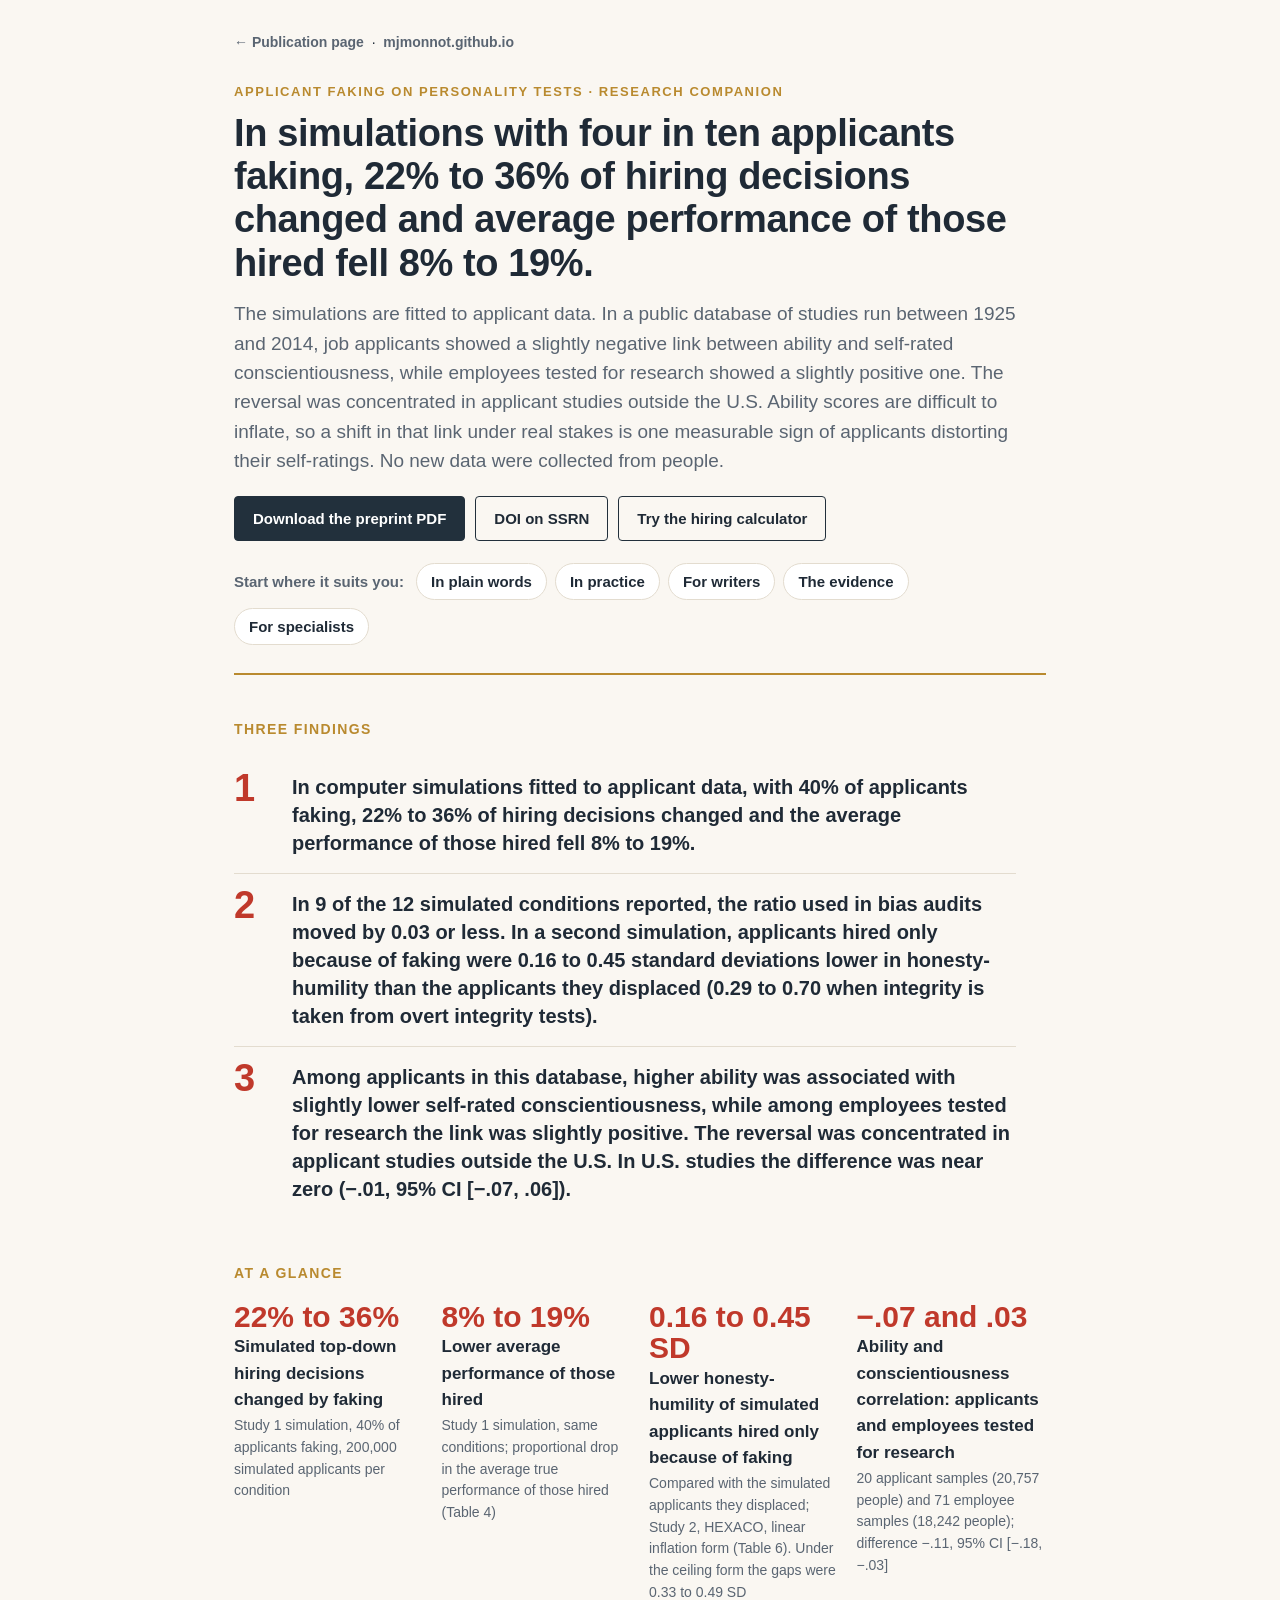
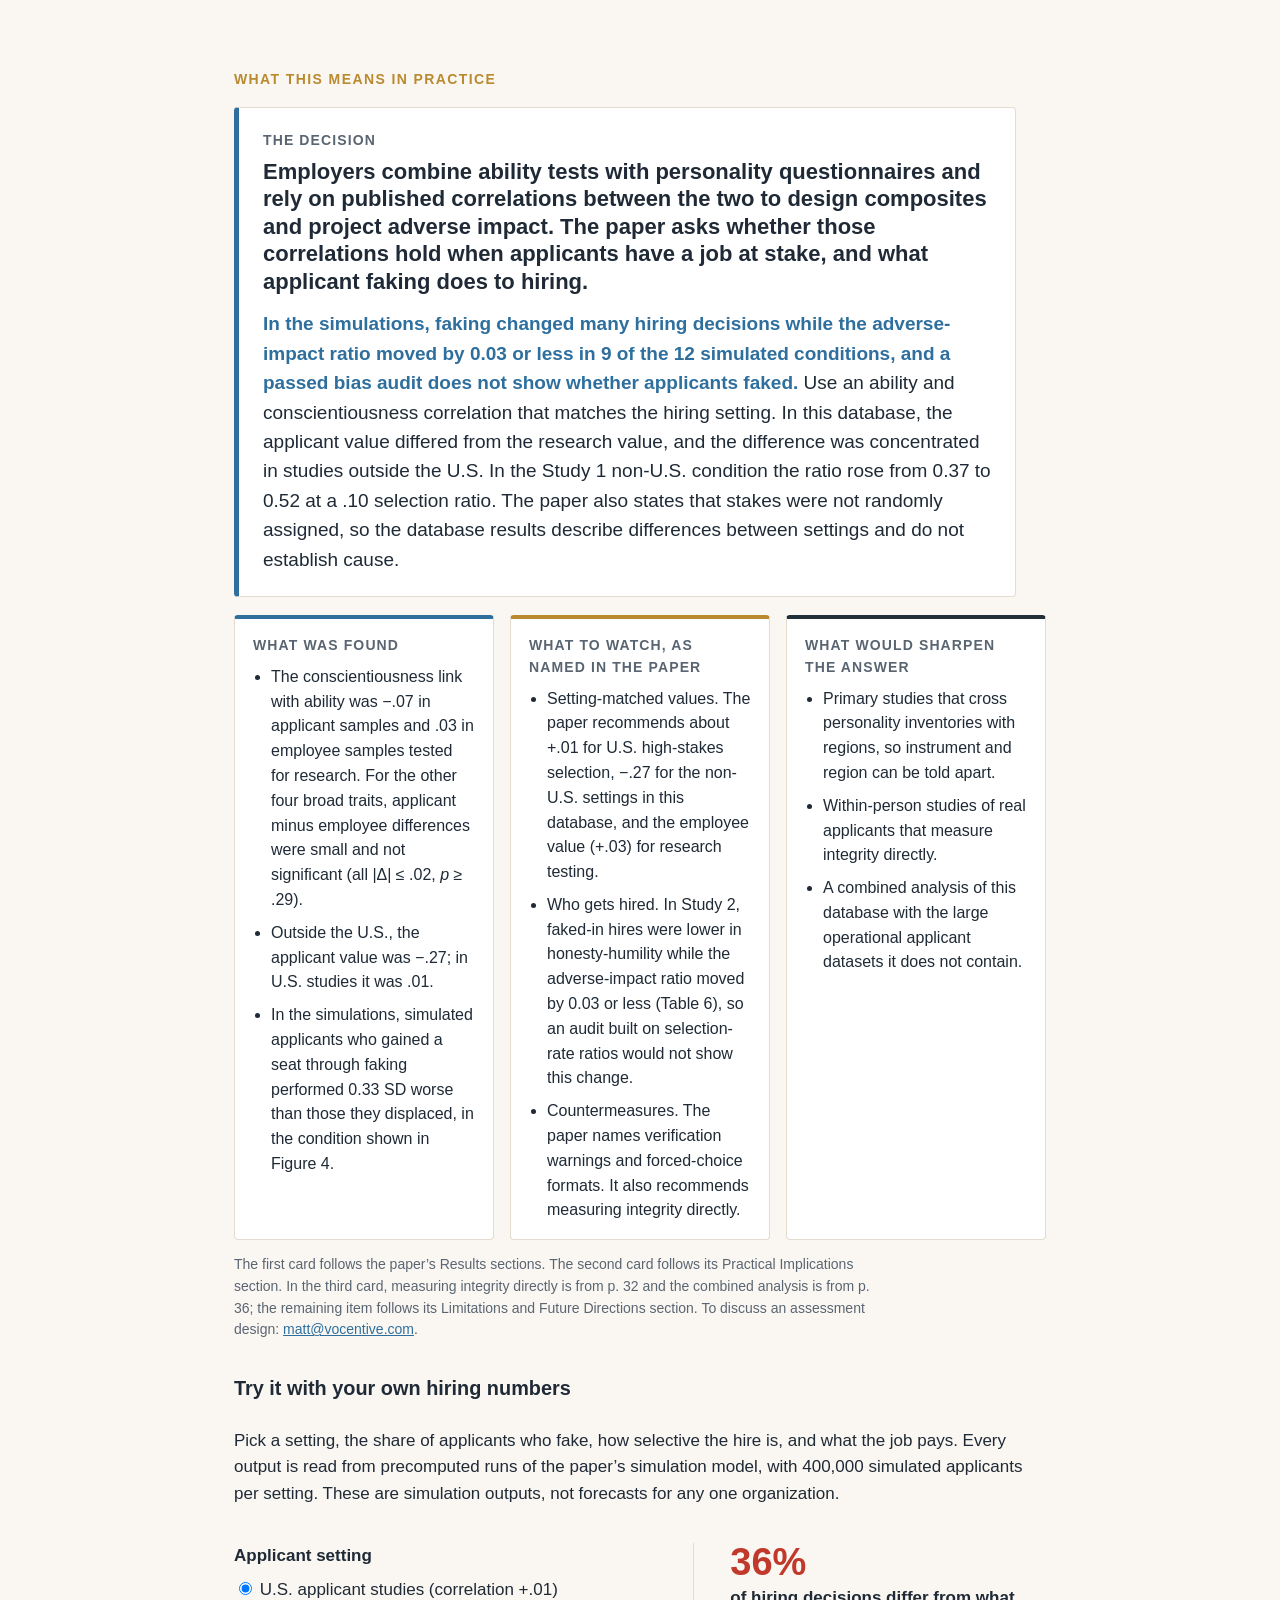
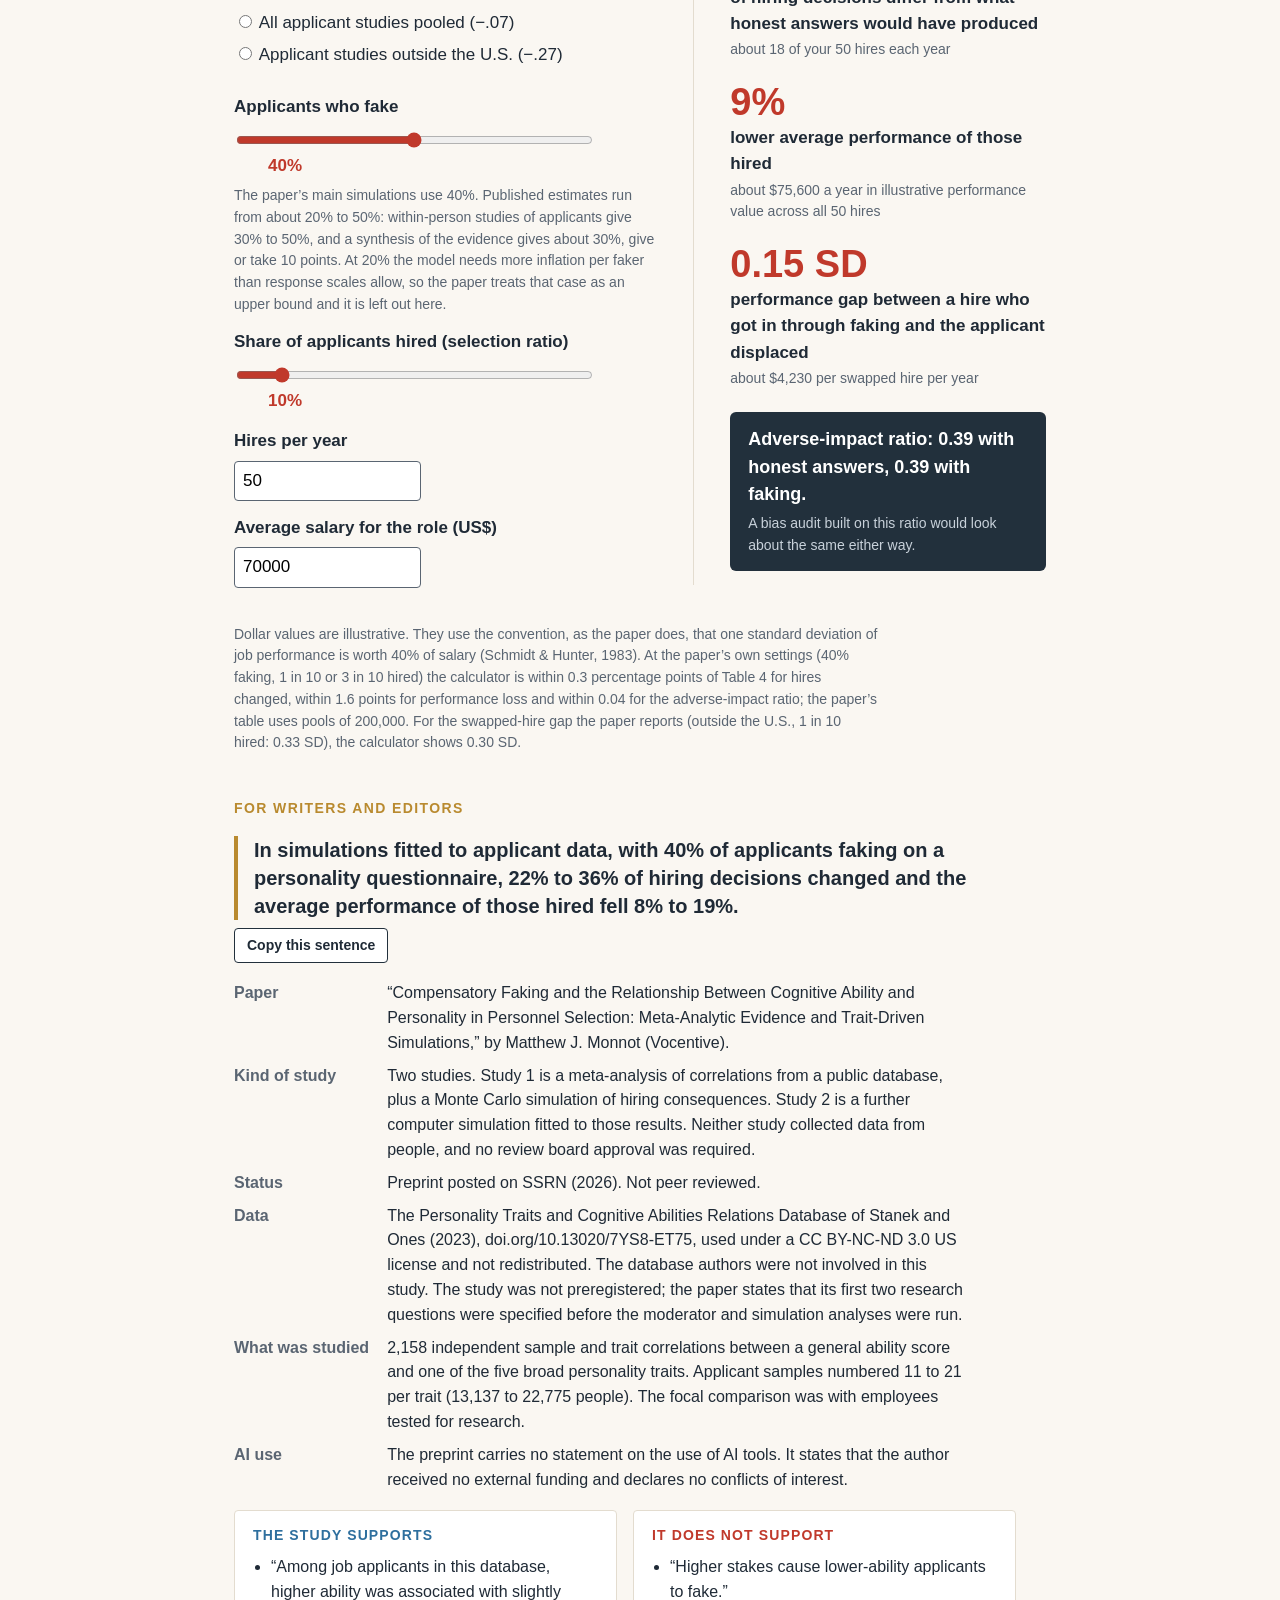
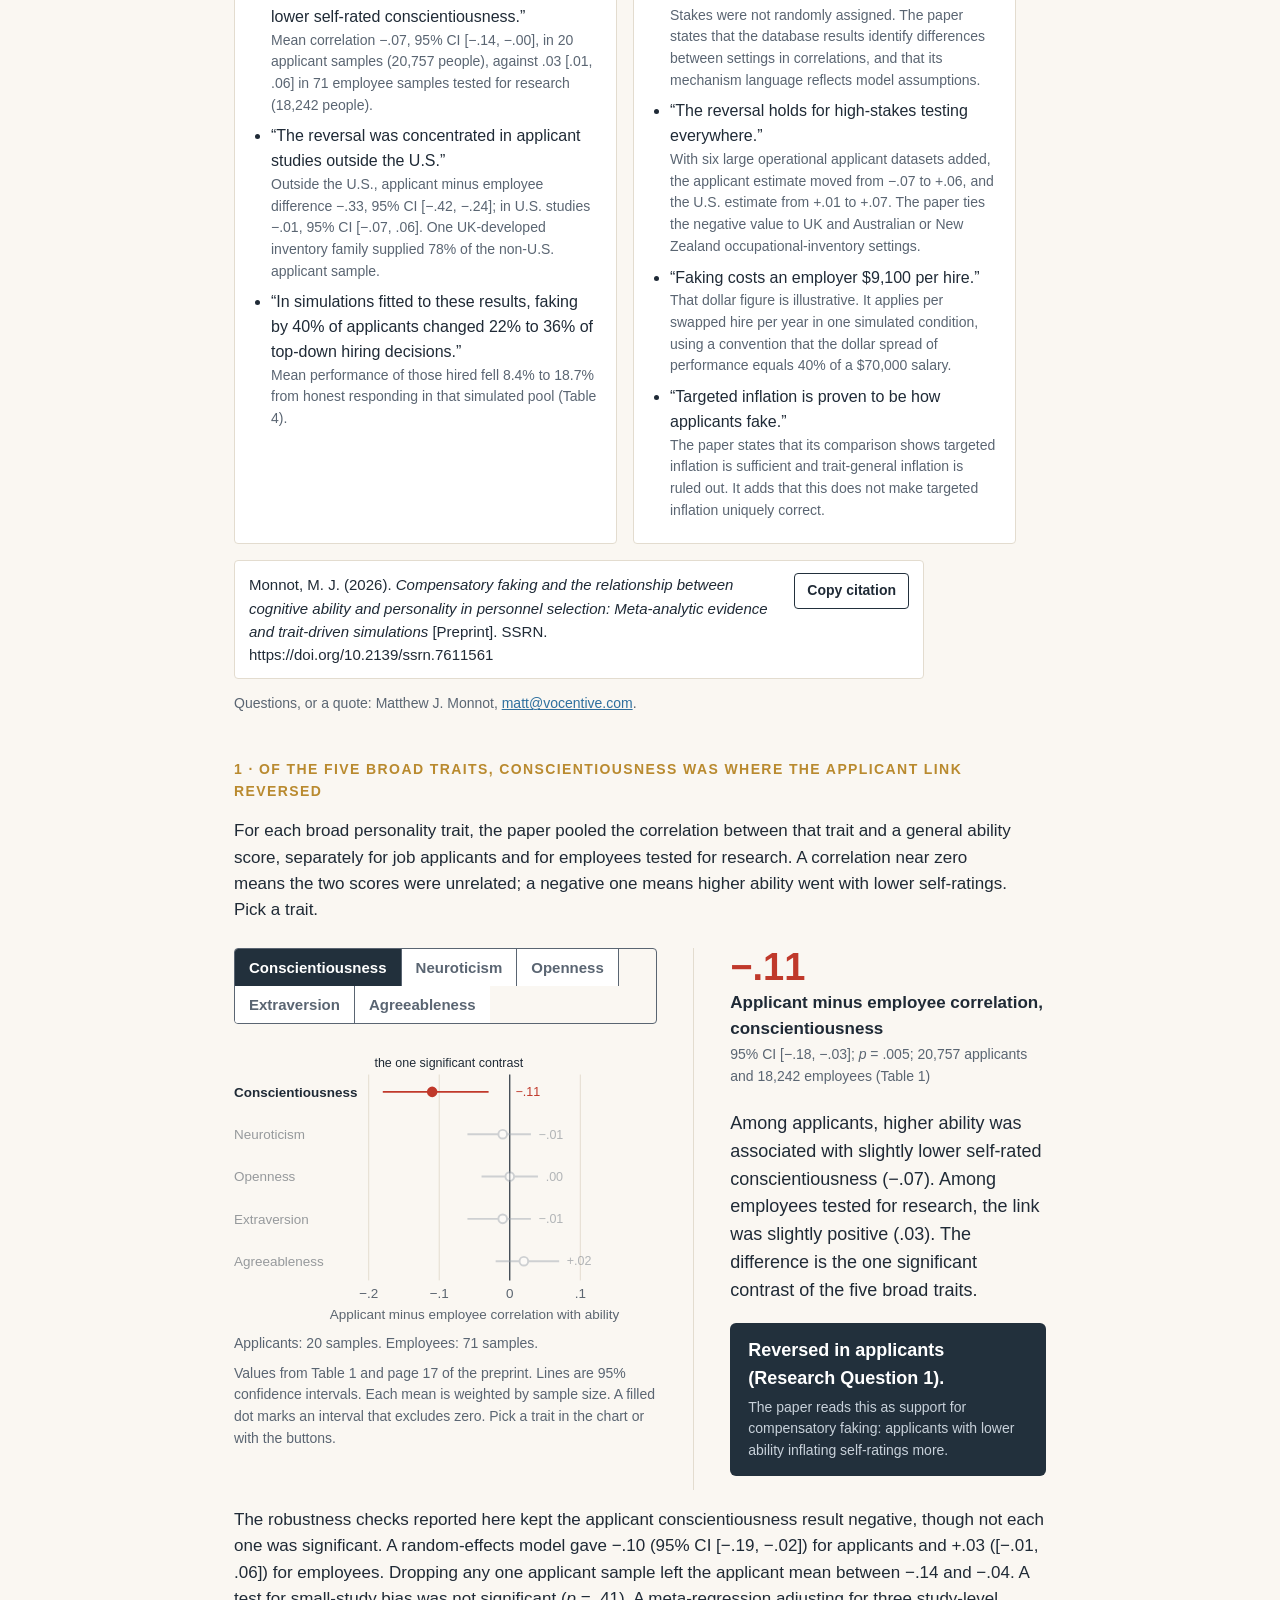
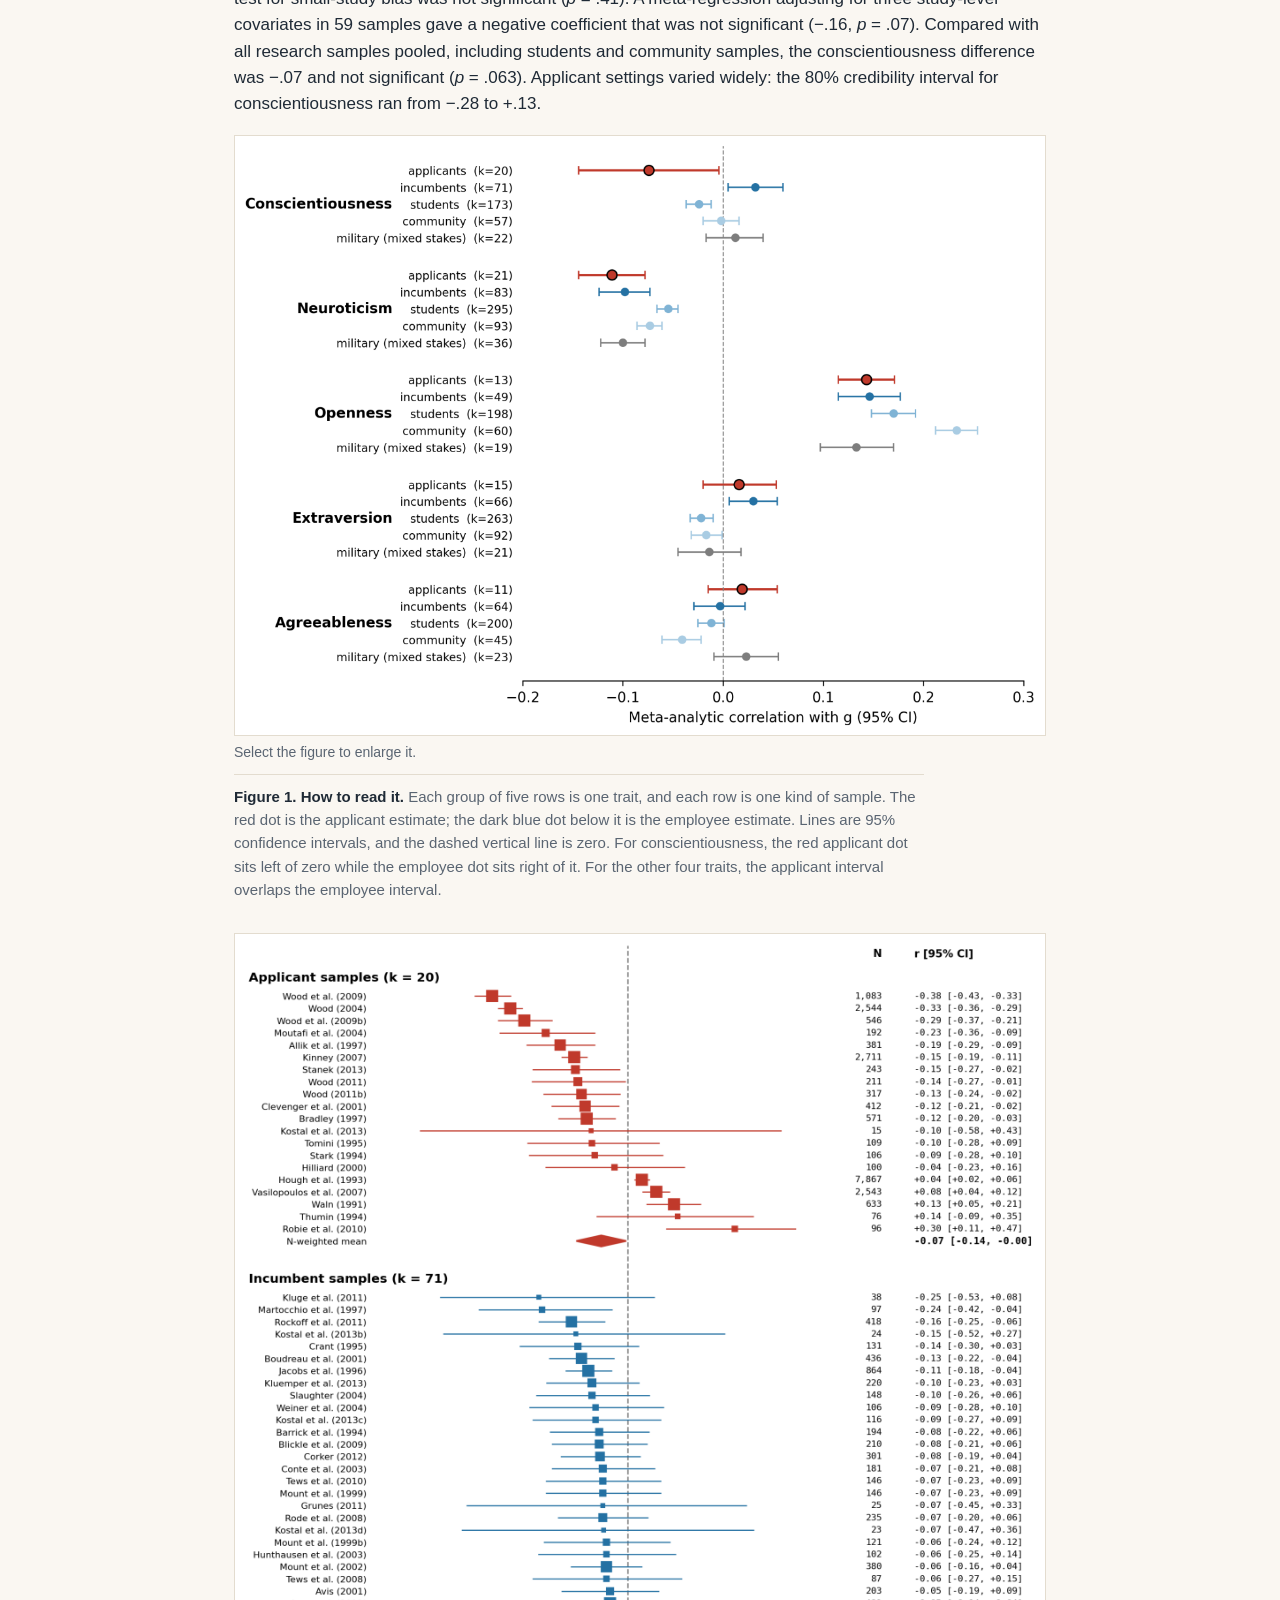
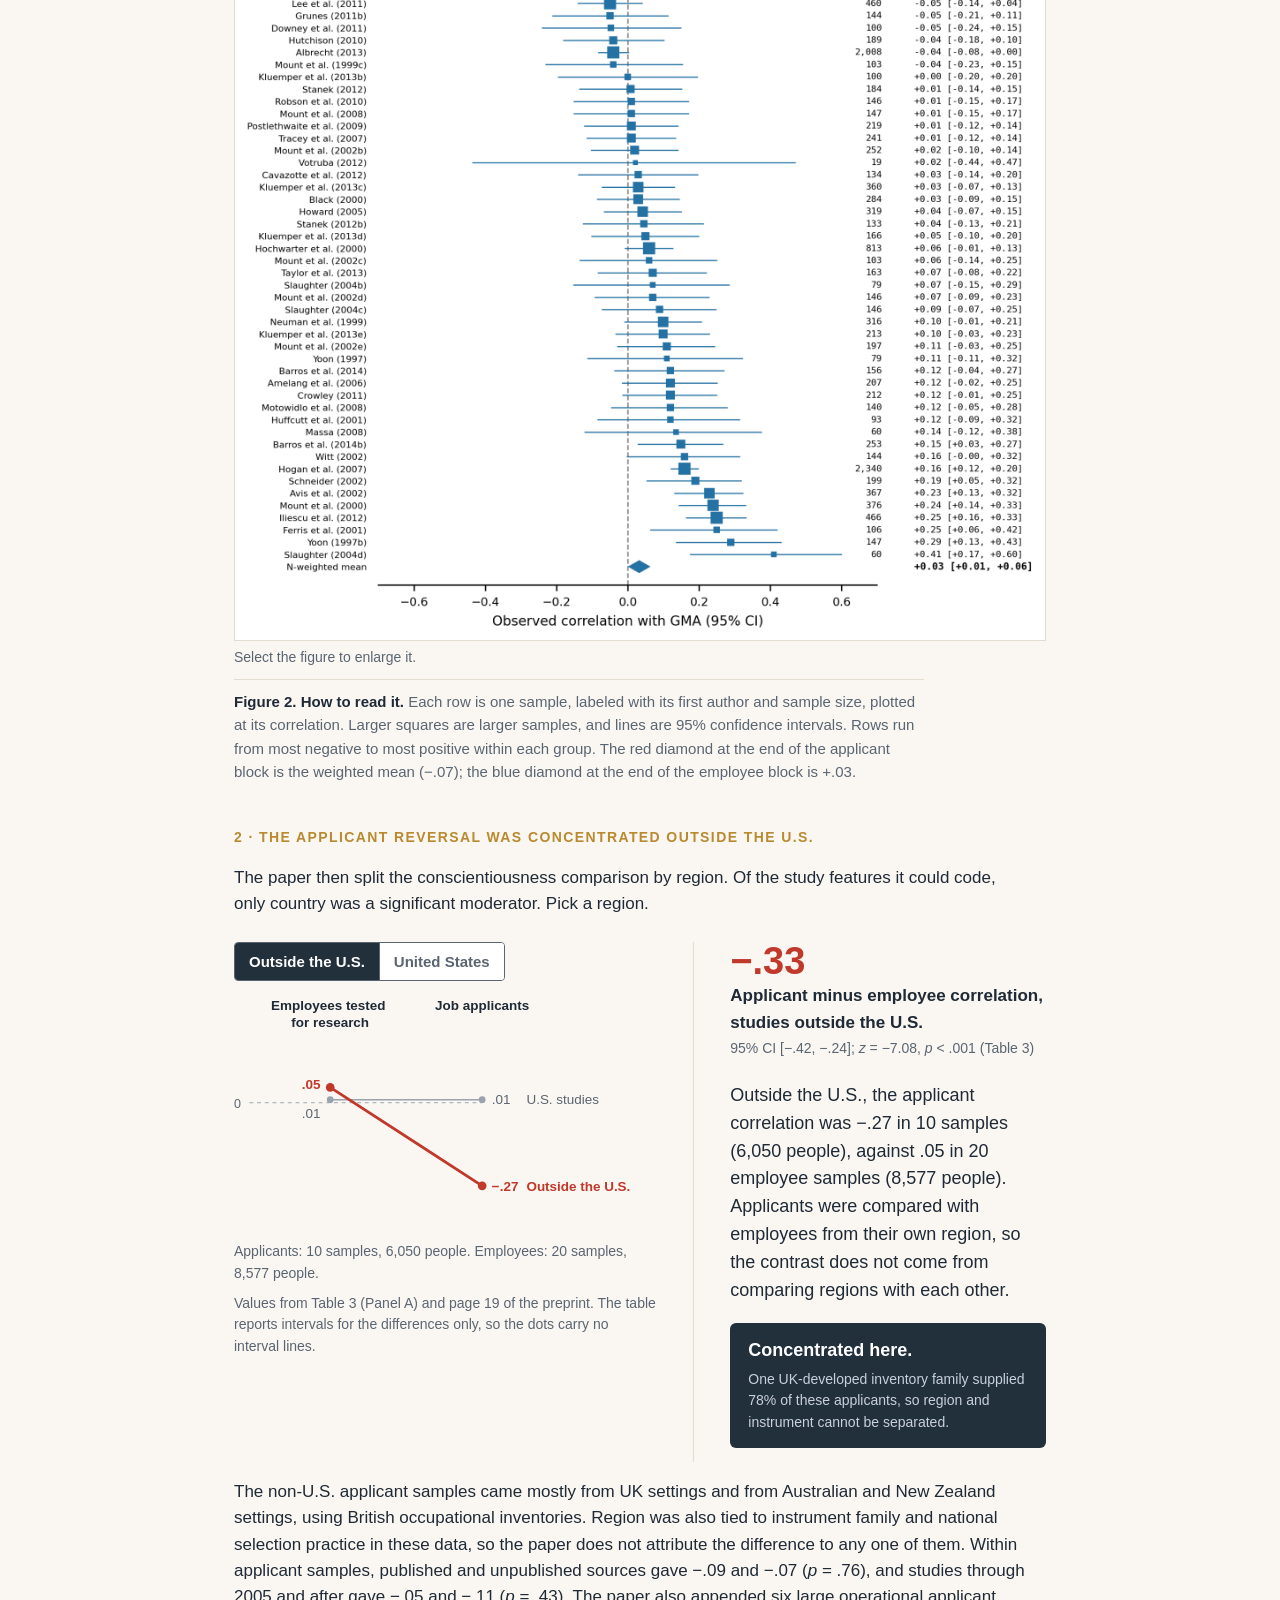
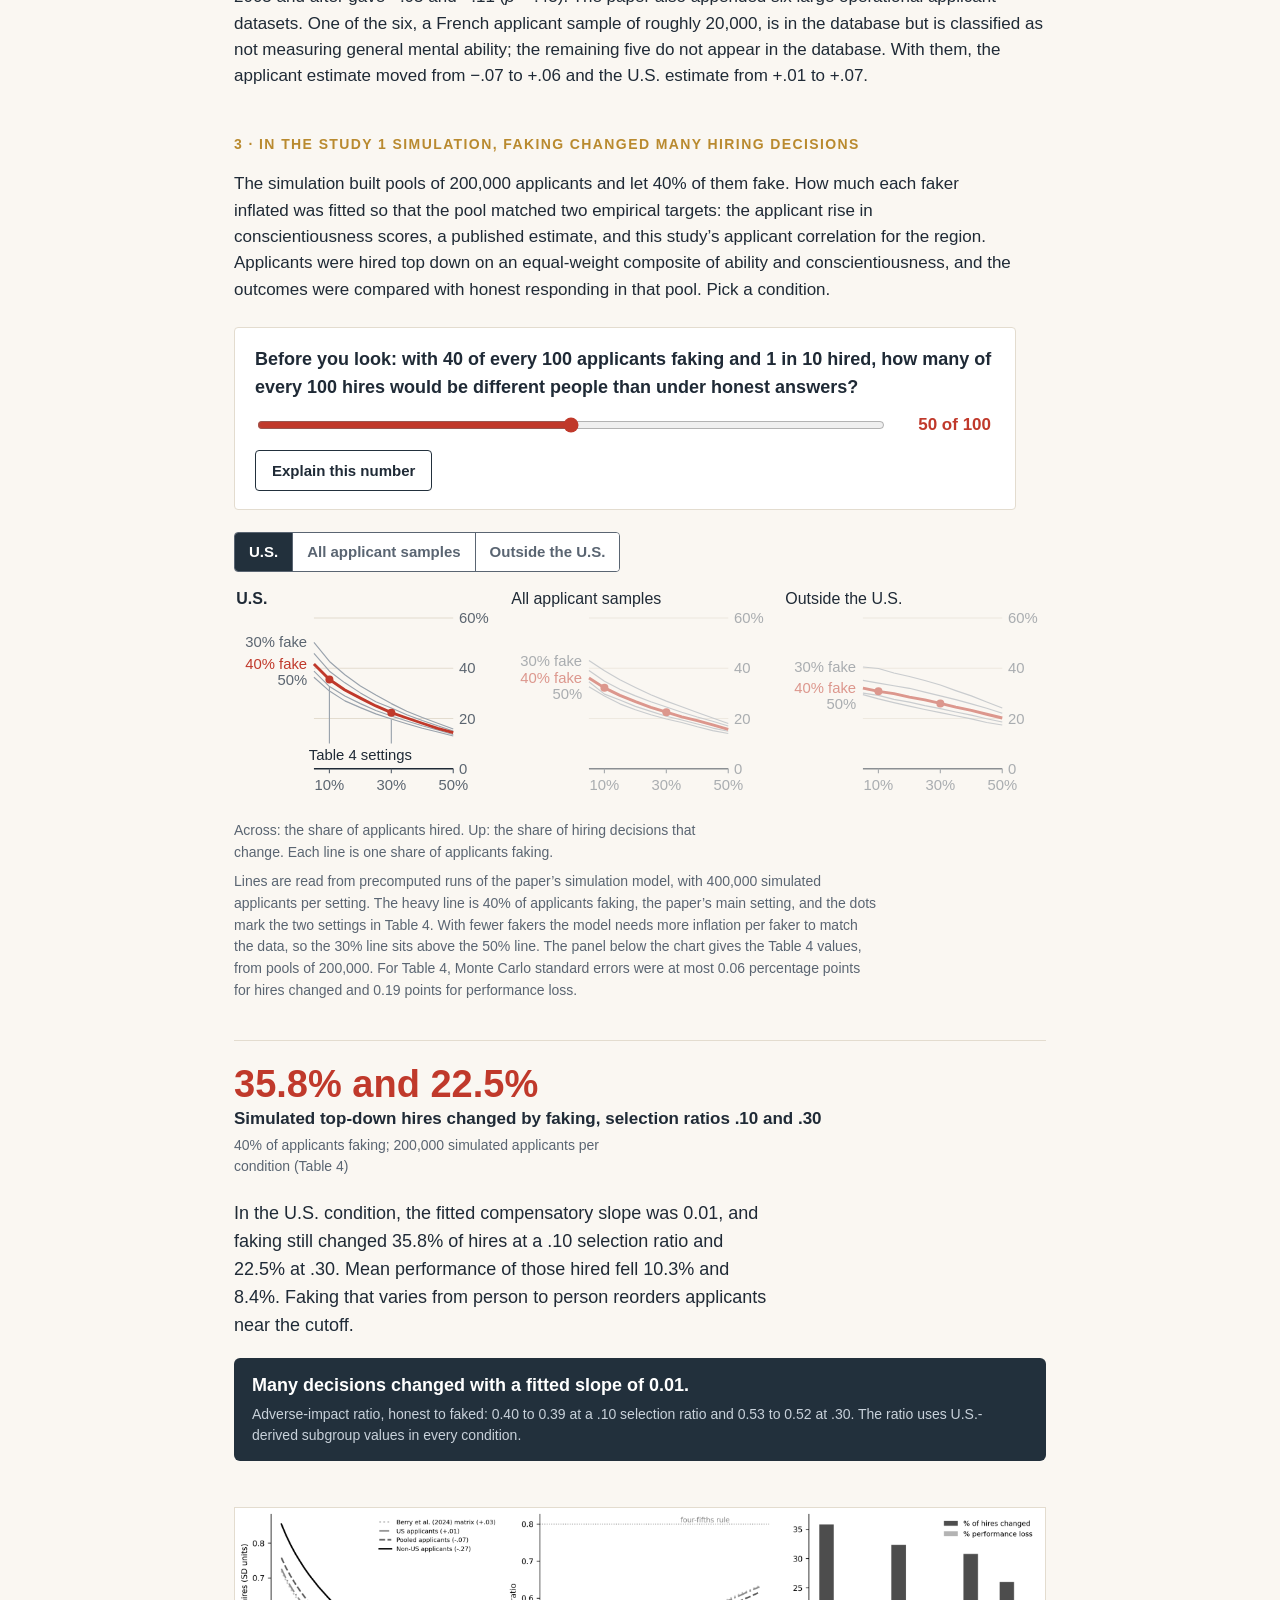
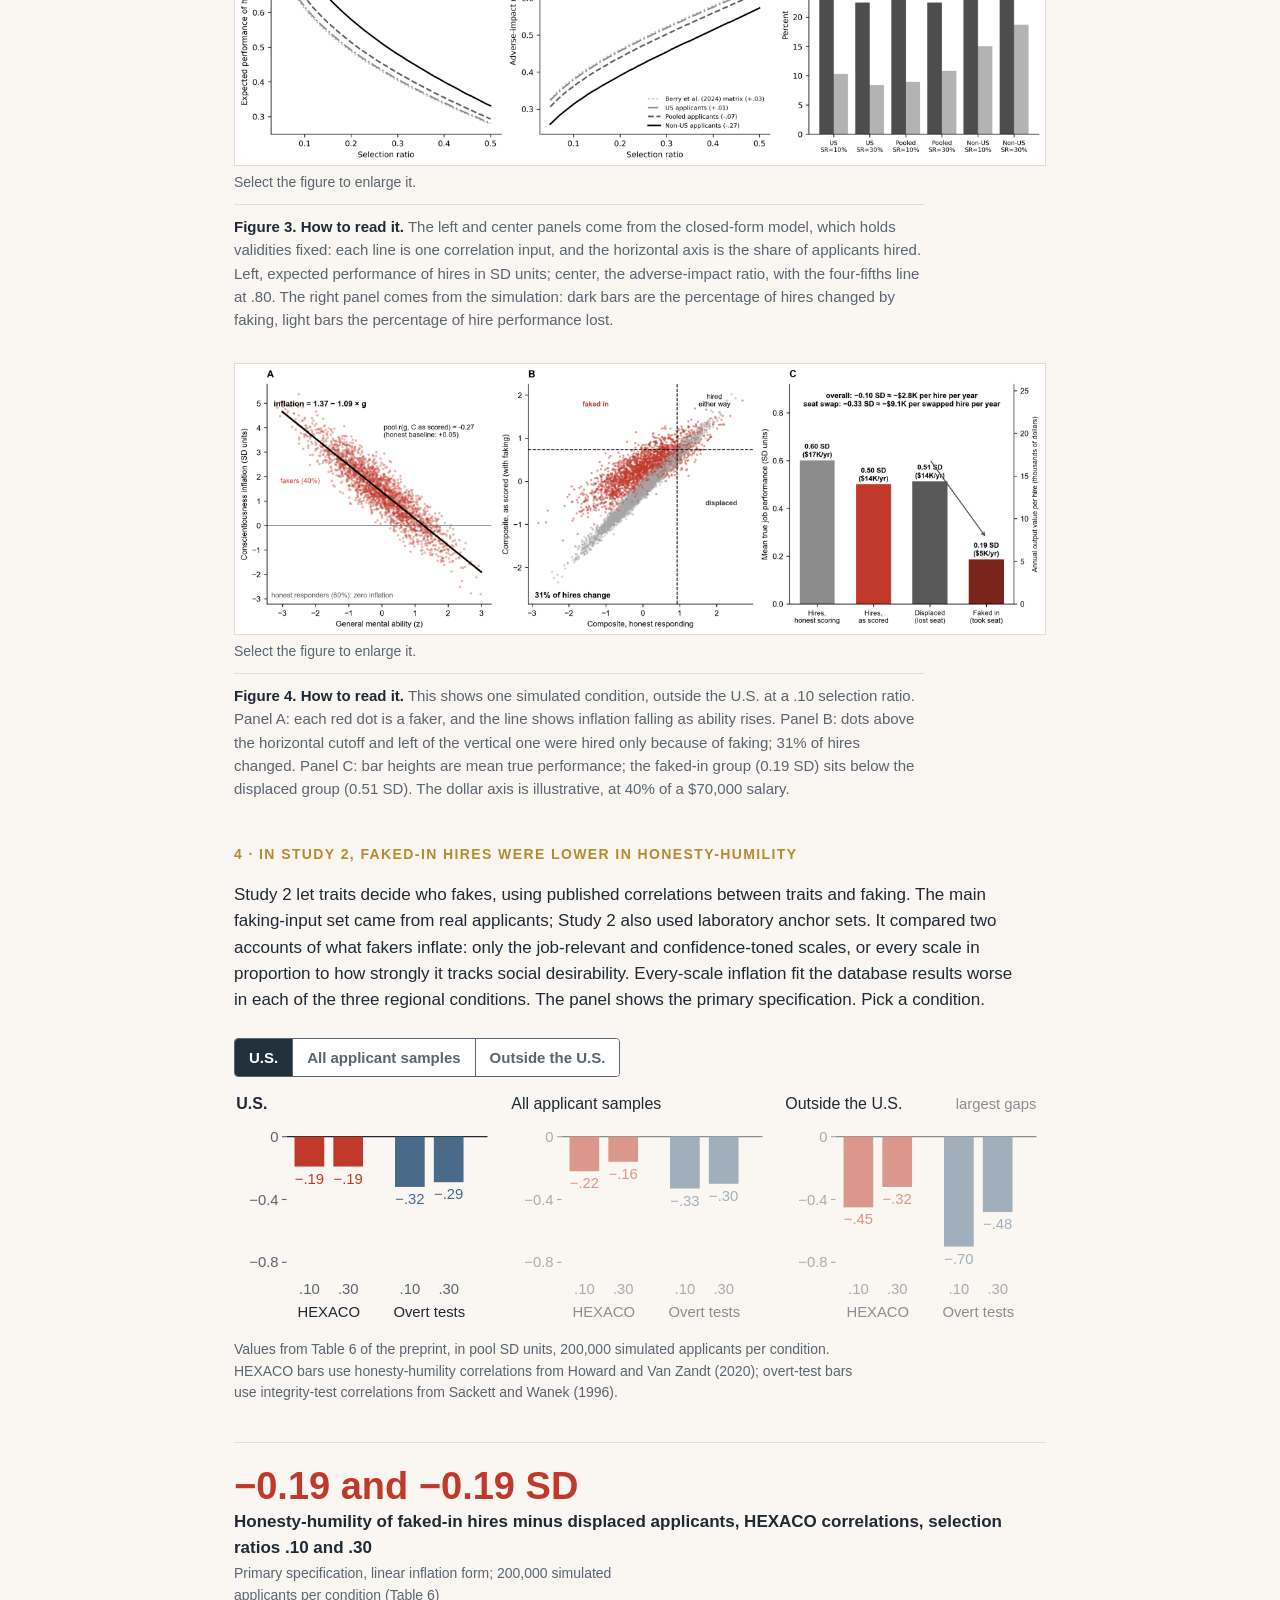
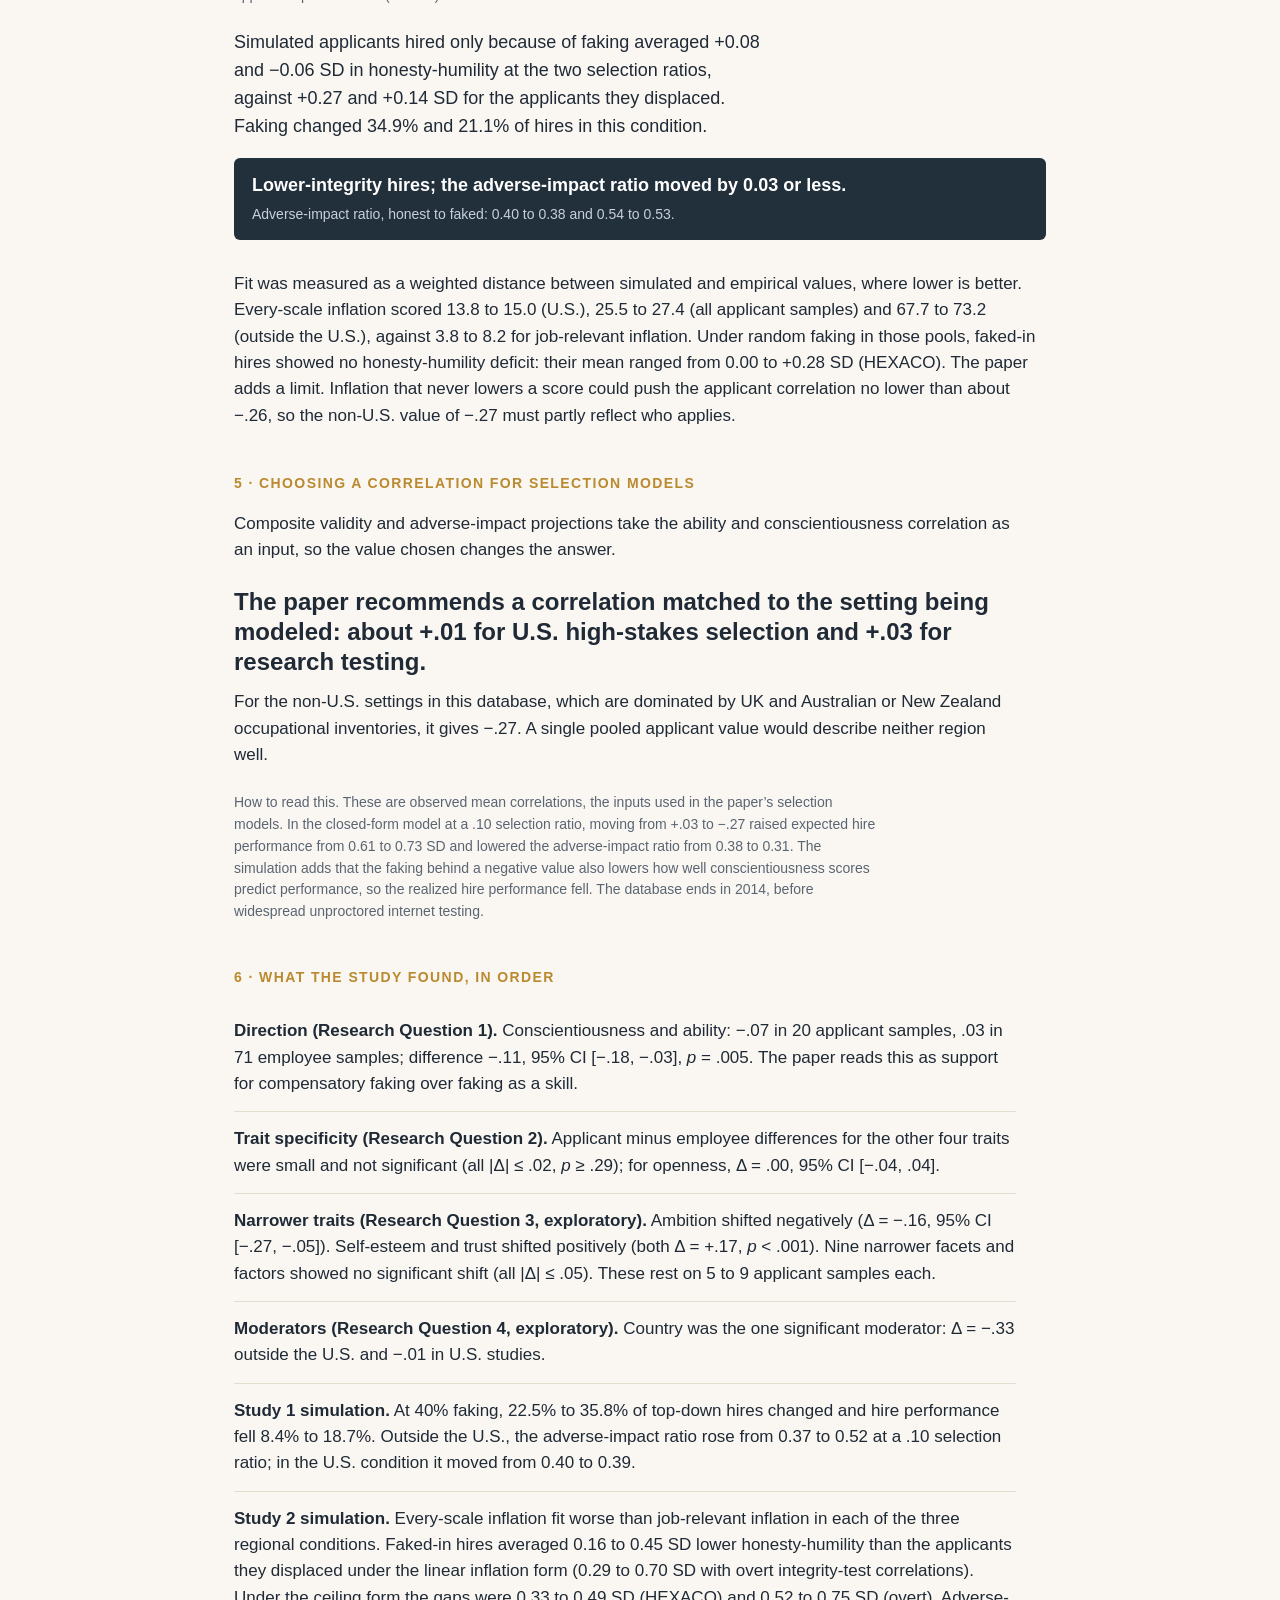
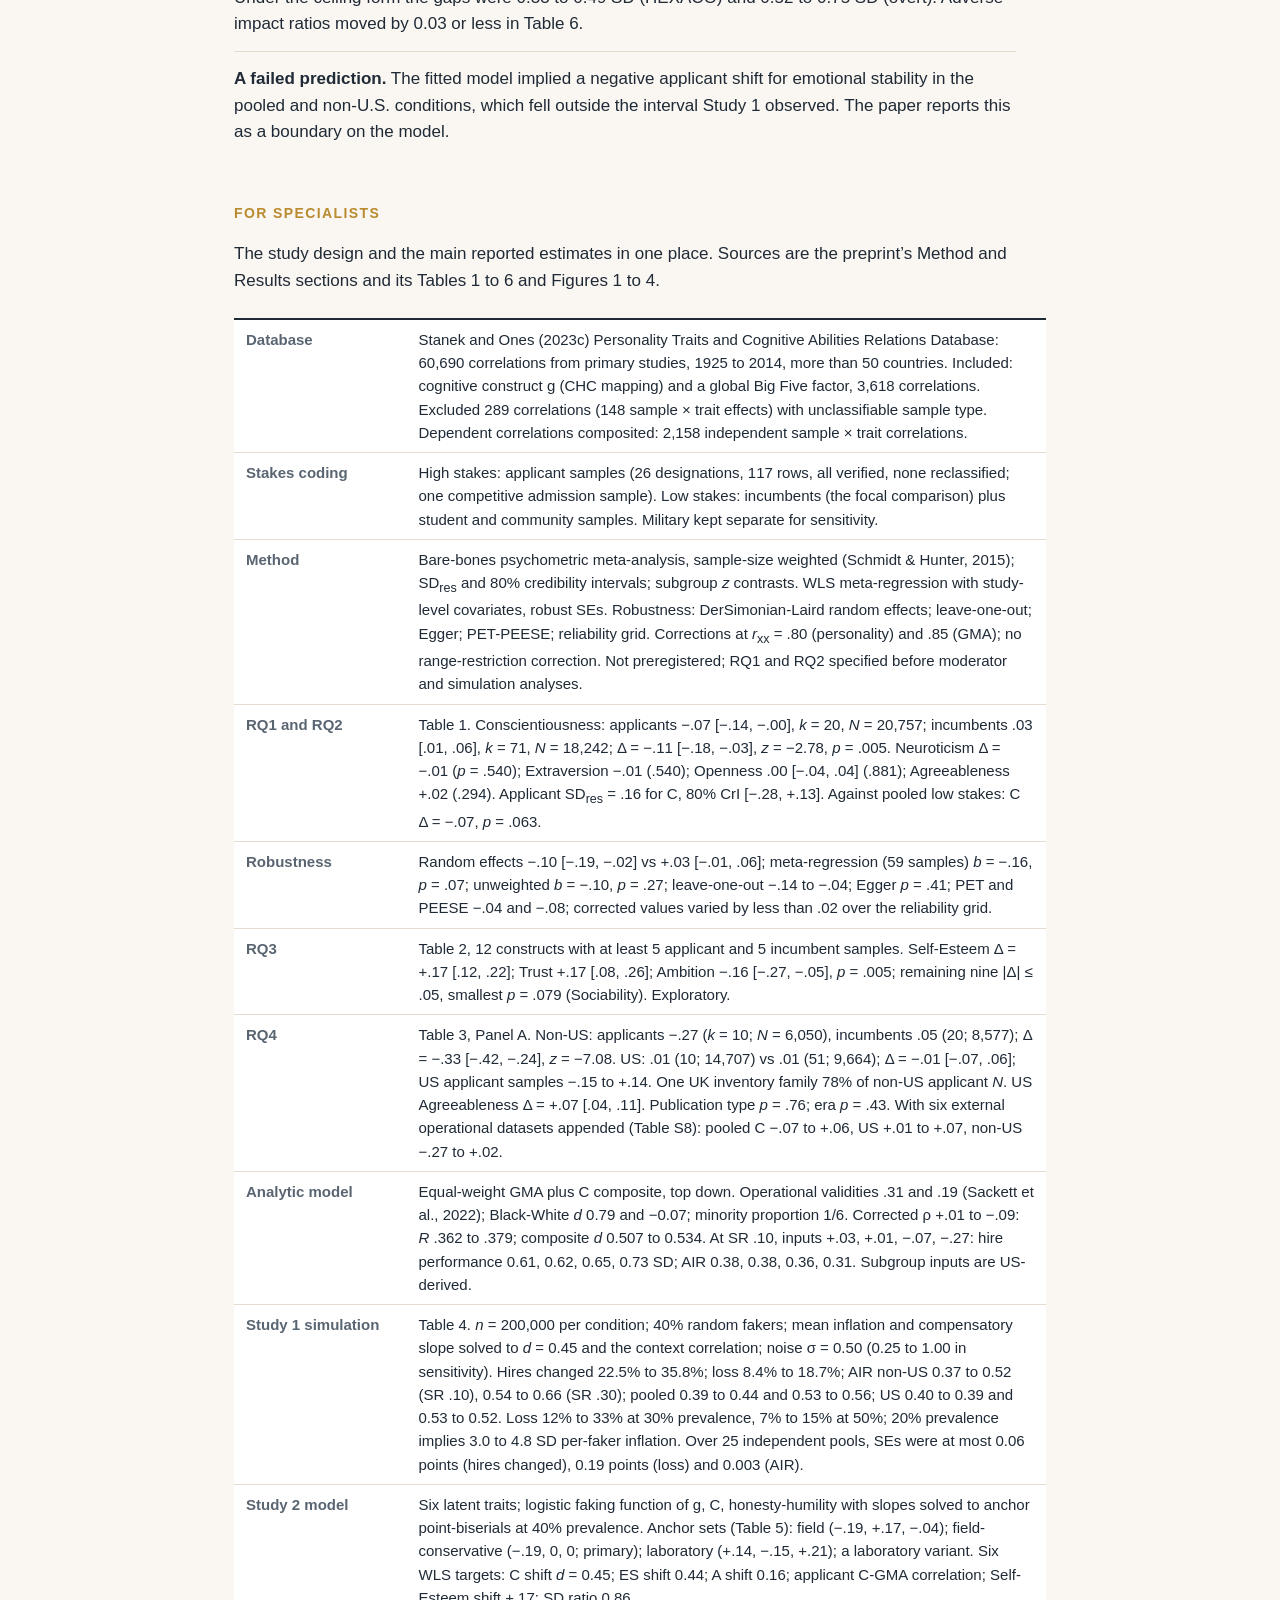
<file: index.html>
<!DOCTYPE html>
<html lang="en">
<head>
  <meta charset="utf-8">
  <meta name="viewport" content="width=device-width, initial-scale=1">
  <title>In simulations with four in ten applicants faking, 22% to 36% of hiring decisions changed and average performance of those hired fell 8% to 19% | Matthew J. Monnot</title>
  <meta name="description" content="Simulations fitted to applicant data estimate what faking does to hiring outcomes. With 40% of applicants faking, 22% to 36% of hiring decisions changed and the average performance of those hired fell 8% to 19%. Includes a calculator that applies these simulated results to your hire count and salary. Research companion to the preprint.">
  <meta property="og:type" content="website">
  <meta property="og:url" content="https://mjmonnot.github.io/faking-costs/">
  <meta property="og:title" content="In simulations with four in ten applicants faking, 22% to 36% of hiring decisions changed and average performance of those hired fell 8% to 19%">
  <meta property="og:description" content="With 40% of applicants faking, 22% to 36% of simulated hiring decisions changed and the average performance of those hired fell 8% to 19%. Includes a calculator that applies these simulated results to your hire count and salary.">
  <meta property="og:image" content="https://mjmonnot.github.io/faking-costs/assets/figure1-big-five-by-context.png">
  <meta property="og:site_name" content="Matthew J. Monnot">
  <meta name="twitter:card" content="summary_large_image">
  <link rel="stylesheet" href="assets/companion.css">
  <style>#bf-chart text, #rg-chart text, #sm-multiples text, #ig-multiples text { font-size: 14px; } #bf-chart text.lbl, #rg-chart text.lbl, #sm-multiples text.lbl, #ig-multiples text.lbl { font-size: 14px; } #bf-chart text.t13, #rg-chart text.t13, #sm-multiples text.t13, #ig-multiples text.t13 { font-size: 13px; }</style>
  <style>
    .calc-hires > h3, .calc-hires > p { grid-column: 1 / -1; margin: 0; }
    .calc-hires > h3 { margin-bottom: -12px; }
    .calc-hires { margin-top: 32px; }
    .calc-hires fieldset label { display: block; margin: 0 0 6px; }
    .calc-hires .num-row { margin-top: 14px; }
    .calc-hires .num-row label { display: block; font-weight: 700; margin-bottom: 6px; }
    .calc-hires .num-row input { font: inherit; padding: 6px 8px; width: 11em; max-width: 100%; border: 1px solid var(--gray); border-radius: 4px; }
    .calc-hires .slider-row output { width: 4em; }
    .calc-hires .slider-row input[type="range"] { width: calc(100% - 5em); }
    .calc-hires .kicker-bar { margin-top: 4px; }
    .calc-hires .stat-sub { max-width: none; }
    .calc-hires input:focus-visible { outline: 2px solid var(--blue); outline-offset: 2px; }
    #hires-wrap { margin-bottom: 32px; }
    #bf-chart, #rg-chart, .multiples svg { border: none; background: none; overflow: visible; }
    #bf-chart text, #rg-chart text, .multiples text { fill: #5b6570; }
    #bf-chart text.ink, #rg-chart text.ink, .multiples text.ink { fill: var(--ink); }
    #bf-chart text.b, #rg-chart text.b, .multiples text.b { font-weight: 700; }
    #bf-chart g[role="button"], #rg-chart g[role="button"] { cursor: pointer; outline: none; }
    #bf-chart g[role="button"]:focus-visible, #rg-chart g[role="button"]:focus-visible { outline: 2px solid var(--blue); outline-offset: 2px; }
    .multiples { display: grid; grid-template-columns: repeat(3, 1fr); gap: 12px; }
    @media (max-width: 560px) { .multiples { grid-template-columns: 1fr; } }
    .multiples .mp { cursor: pointer; }
    .multiples .mp:focus-visible { outline: 2px solid var(--blue); outline-offset: 3px; }
    .multiples .mp svg { display: block; width: 100%; height: auto; }
    .calc-wide { grid-template-columns: 1fr; gap: 24px; }
    .calc-wide .results { border-left: none; padding-left: 0; border-top: 1px solid var(--rule); padding-top: 24px; }
    .paper-figure a.zoom { display: block; cursor: zoom-in; }
    .paper-figure a.zoom:focus-visible { outline: 2px solid var(--blue); outline-offset: 3px; }
    .zoom-hint { font-size: 14px; color: var(--gray); margin: 6px 0 0; }
    .lightbox { position: fixed; top: 0; right: 0; bottom: 0; left: 0; z-index: 1000; background: rgba(20, 26, 33, 0.94); display: flex; flex-direction: column; }
    .lightbox[hidden] { display: none; }
    .lightbox-bar { display: flex; justify-content: space-between; align-items: center; gap: 12px; padding: 10px 16px; color: #fff; font-size: 15px; }
    .lightbox-bar button { font: inherit; color: #fff; background: none; border: 1px solid #fff; border-radius: 4px; padding: 6px 14px; cursor: pointer; }
    .lightbox-bar button:focus-visible { outline: 2px solid #fff; outline-offset: 2px; }
    .lightbox-scroll { flex: 1; overflow: auto; padding: 0 16px 16px; }
    .lightbox-buttons { white-space: nowrap; }
    .lightbox-scroll img { display: block; margin: 0 auto; max-width: none; height: auto; background: #fff; cursor: zoom-in; }
    .lightbox-scroll img.large { cursor: zoom-out; }
  </style>
</head>
<body>
<main>

<p class="backlink"><a href="https://mjmonnot.github.io/publications/2026-compensatory-faking.html">&larr; Publication page</a> &nbsp;&middot;&nbsp; <a href="https://mjmonnot.github.io/">mjmonnot.github.io</a></p>

<header class="masthead">
  <p class="kicker">Applicant faking on personality tests &middot; Research companion</p>
  <h1>In simulations with four in ten applicants faking, 22% to 36% of hiring decisions changed and average performance of those hired fell 8% to 19%.</h1>
  <p class="dek">The simulations are fitted to applicant data. In a public database of studies run between 1925 and 2014, job applicants showed a slightly negative link between ability and self-rated conscientiousness, while employees tested for research showed a slightly positive one. The reversal was concentrated in applicant studies outside the U.S. Ability scores are difficult to inflate, so a shift in that link under real stakes is one measurable sign of applicants distorting their self-ratings. No new data were collected from people.</p>
  <div class="masthead-actions">
    <a class="btn primary" href="https://mjmonnot.github.io/assets/pdfs/Monnot_2026_Compensatory_Faking_SSRN_7611561.pdf">Download the preprint PDF</a>
    <a class="btn ghost" href="https://doi.org/10.2139/ssrn.7611561">DOI on SSRN</a>
    <a class="btn ghost" href="#calculator">Try the hiring calculator</a>
  </div>
  <nav class="audience-nav" aria-label="Jump to the part written for you">
    <span class="lead">Start where it suits you:</span>
    <a href="#plain">In plain words</a>
    <a href="#practice">In practice</a>
    <a href="#writers">For writers</a>
    <a href="#evidence">The evidence</a>
    <a href="#specialists">For specialists</a>
  </nav>
</header>

<section id="plain" aria-labelledby="s-find">
  <p class="section-label" id="s-find">Three findings</p>
  <ol class="headlines" id="headlines">
    <li>In computer simulations fitted to applicant data, with 40% of applicants faking, 22% to 36% of hiring decisions changed and the average performance of those hired fell 8% to 19%.</li>
    <li>In 9 of the 12 simulated conditions reported, the ratio used in bias audits moved by 0.03 or less. In a second simulation, applicants hired only because of faking were 0.16 to 0.45 standard deviations lower in honesty-humility than the applicants they displaced (0.29 to 0.70 when integrity is taken from overt integrity tests).</li>
    <li>Among applicants in this database, higher ability was associated with slightly lower self-rated conscientiousness, while among employees tested for research the link was slightly positive. The reversal was concentrated in applicant studies outside the U.S. In U.S. studies the difference was near zero (&minus;.01, 95% CI [&minus;.07, .06]).</li>
  </ol>
</section>

<section aria-labelledby="s0">
  <p class="section-label" id="s0">At a glance</p>
  <div class="strip">
    <div class="stat"><span class="stat-value red">22% to 36%</span><span class="stat-label">Simulated top-down hiring decisions changed by faking</span><span class="stat-sub">Study 1 simulation, 40% of applicants faking, 200,000 simulated applicants per condition</span></div>
    <div class="stat"><span class="stat-value red">8% to 19%</span><span class="stat-label">Lower average performance of those hired</span><span class="stat-sub">Study 1 simulation, same conditions; proportional drop in the average true performance of those hired (Table 4)</span></div>
    <div class="stat"><span class="stat-value red">0.16 to 0.45 SD</span><span class="stat-label">Lower honesty-humility of simulated applicants hired only because of faking</span><span class="stat-sub">Compared with the simulated applicants they displaced; Study 2, HEXACO, linear inflation form (Table 6). Under the ceiling form the gaps were 0.33 to 0.49 SD</span></div>
    <div class="stat"><span class="stat-value red">&minus;.07 and .03</span><span class="stat-label">Ability and conscientiousness correlation: applicants and employees tested for research</span><span class="stat-sub">20 applicant samples (20,757 people) and 71 employee samples (18,242 people); difference &minus;.11, 95% CI [&minus;.18, &minus;.03]</span></div>
  </div>
</section>

<section id="practice" aria-labelledby="s-prac">
  <p class="section-label" id="s-prac">What this means in practice</p>
  <div class="brief">
    <p class="q">The decision</p>
    <p class="decision">Employers combine ability tests with personality questionnaires and rely on published correlations between the two to design composites and project adverse impact. The paper asks whether those correlations hold when applicants have a job at stake, and what applicant faking does to hiring.</p>
    <p class="answer"><strong>In the simulations, faking changed many hiring decisions while the adverse-impact ratio moved by 0.03 or less in 9 of the 12 simulated conditions, and a passed bias audit does not show whether applicants faked.</strong> Use an ability and conscientiousness correlation that matches the hiring setting. In this database, the applicant value differed from the research value, and the difference was concentrated in studies outside the U.S. In the Study 1 non-U.S. condition the ratio rose from 0.37 to 0.52 at a .10 selection ratio. The paper also states that stakes were not randomly assigned, so the database results describe differences between settings and do not establish cause.</p>
  </div>
  <div class="cards">
    <div class="card do">
      <h3>What was found</h3>
      <ul>
        <li>The conscientiousness link with ability was &minus;.07 in applicant samples and .03 in employee samples tested for research. For the other four broad traits, applicant minus employee differences were small and not significant (all |&Delta;| &le; .02, <em>p</em> &ge; .29).</li>
        <li>Outside the U.S., the applicant value was &minus;.27; in U.S. studies it was .01.</li>
        <li>In the simulations, simulated applicants who gained a seat through faking performed 0.33 SD worse than those they displaced, in the condition shown in Figure 4.</li>
      </ul>
    </div>
    <div class="card ask">
      <h3>What to watch, as named in the paper</h3>
      <ul>
        <li>Setting-matched values. The paper recommends about +.01 for U.S. high-stakes selection, &minus;.27 for the non-U.S. settings in this database, and the employee value (+.03) for research testing.</li>
        <li>Who gets hired. In Study 2, faked-in hires were lower in honesty-humility while the adverse-impact ratio moved by 0.03 or less (Table 6), so an audit built on selection-rate ratios would not show this change.</li>
        <li>Countermeasures. The paper names verification warnings and forced-choice formats. It also recommends measuring integrity directly.</li>
      </ul>
    </div>
    <div class="card test">
      <h3>What would sharpen the answer</h3>
      <ul>
        <li>Primary studies that cross personality inventories with regions, so instrument and region can be told apart.</li>
        <li>Within-person studies of real applicants that measure integrity directly.</li>
        <li>A combined analysis of this database with the large operational applicant datasets it does not contain.</li>
      </ul>
    </div>
  </div>
  <p class="fineprint">The first card follows the paper&rsquo;s Results sections. The second card follows its Practical Implications section. In the third card, measuring integrity directly is from p. 32 and the combined analysis is from p. 36; the remaining item follows its Limitations and Future Directions section. To discuss an assessment design: <a href="mailto:matt@vocentive.com">matt@vocentive.com</a>.</p>
  <div class="calc calc-hires" id="calculator">
    <h3>Try it with your own hiring numbers</h3>
    <p>Pick a setting, the share of applicants who fake, how selective the hire is, and what the job pays. Every output is read from precomputed runs of the paper&rsquo;s simulation model, with 400,000 simulated applicants per setting. These are simulation outputs, not forecasts for any one organization.</p>
    <div class="controls">
      <fieldset>
        <legend>Applicant setting</legend>
        <label><input type="radio" name="ctx" value="US" checked> U.S. applicant studies (correlation +.01)</label>
        <label><input type="radio" name="ctx" value="Pooled"> All applicant studies pooled (&minus;.07)</label>
        <label><input type="radio" name="ctx" value="Non-US"> Applicant studies outside the U.S. (&minus;.27)</label>
      </fieldset>
      <div class="slider-row">
        <label for="hc-prev">Applicants who fake</label>
        <input type="range" id="hc-prev" min="30" max="50" step="5" value="40">
        <output for="hc-prev" id="hc-prev-out">40%</output>
      </div>
      <p class="control-note">The paper&rsquo;s main simulations use 40%. Published estimates run from about 20% to 50%: within-person studies of applicants give 30% to 50%, and a synthesis of the evidence gives about 30%, give or take 10 points. At 20% the model needs more inflation per faker than response scales allow, so the paper treats that case as an upper bound and it is left out here.</p>
      <div class="slider-row">
        <label for="hc-sr">Share of applicants hired (selection ratio)</label>
        <input type="range" id="hc-sr" min="5" max="50" step="5" value="10">
        <output for="hc-sr" id="hc-sr-out">10%</output>
      </div>
      <div class="num-row">
        <label for="hc-hires">Hires per year</label>
        <input type="number" id="hc-hires" min="1" max="100000" step="1" value="50" inputmode="numeric">
      </div>
      <div class="num-row">
        <label for="hc-salary">Average salary for the role (US$)</label>
        <input type="number" id="hc-salary" min="20000" max="1000000" step="5000" value="70000" inputmode="numeric">
      </div>
    </div>
    <div class="results" aria-live="polite" id="hc-results">
      <p class="reading" id="hc-msg" hidden></p>
      <div id="hc-out" hidden>
        <div class="stat">
          <span class="stat-value red" id="hc-changed"></span>
          <span class="stat-label">of hiring decisions differ from what honest answers would have produced</span>
          <span class="stat-sub" id="hc-changed-n"></span>
        </div>
        <div class="stat">
          <span class="stat-value red" id="hc-perf"></span>
          <span class="stat-label">lower average performance of those hired</span>
          <span class="stat-sub" id="hc-perf-d"></span>
        </div>
        <div class="stat">
          <span class="stat-value red" id="hc-swap"></span>
          <span class="stat-label">performance gap between a hire who got in through faking and the applicant displaced</span>
          <span class="stat-sub" id="hc-swap-d"></span>
        </div>
        <div class="kicker-bar" id="hc-bar">
          <p class="kicker-main" id="hc-ai"></p>
          <p class="kicker-sub" id="hc-ai-note"></p>
        </div>
      </div>
    </div>
    <p class="fineprint">Dollar values are illustrative. They use the convention, as the paper does, that one standard deviation of job performance is worth 40% of salary (Schmidt &amp; Hunter, 1983). At the paper&rsquo;s own settings (40% faking, 1 in 10 or 3 in 10 hired) the calculator is within 0.3 percentage points of Table 4 for hires changed, within 1.6 points for performance loss and within 0.04 for the adverse-impact ratio; the paper&rsquo;s table uses pools of 200,000. For the swapped-hire gap the paper reports (outside the U.S., 1 in 10 hired: 0.33 SD), the calculator shows 0.30 SD.</p>
  </div>
</section>

<section id="writers" aria-labelledby="s-writ">
  <p class="section-label" id="s-writ">For writers and editors</p>
  <p class="oneline" id="oneline">In simulations fitted to applicant data, with 40% of applicants faking on a personality questionnaire, 22% to 36% of hiring decisions changed and the average performance of those hired fell 8% to 19%.</p>
  <p class="fineprint" style="margin-top:8px"><button type="button" class="copy-btn" id="copy-oneline">Copy this sentence</button></p>
  <dl class="facts">
    <dt>Paper</dt><dd>&ldquo;Compensatory Faking and the Relationship Between Cognitive Ability and Personality in Personnel Selection: Meta-Analytic Evidence and Trait-Driven Simulations,&rdquo; by Matthew J. Monnot (Vocentive).</dd>
    <dt>Kind of study</dt><dd>Two studies. Study 1 is a meta-analysis of correlations from a public database, plus a Monte Carlo simulation of hiring consequences. Study 2 is a further computer simulation fitted to those results. Neither study collected data from people, and no review board approval was required.</dd>
    <dt>Status</dt><dd>Preprint posted on SSRN (2026). Not peer reviewed.</dd>
    <dt>Data</dt><dd>The Personality Traits and Cognitive Abilities Relations Database of Stanek and Ones (2023), doi.org/10.13020/7YS8-ET75, used under a CC BY-NC-ND 3.0 US license and not redistributed. The database authors were not involved in this study. The study was not preregistered; the paper states that its first two research questions were specified before the moderator and simulation analyses were run.</dd>
    <dt>What was studied</dt><dd>2,158 independent sample and trait correlations between a general ability score and one of the five broad personality traits. Applicant samples numbered 11 to 21 per trait (13,137 to 22,775 people). The focal comparison was with employees tested for research.</dd>
    <dt>AI use</dt><dd>The preprint carries no statement on the use of AI tools. It states that the author received no external funding and declares no conflicts of interest.</dd>
  </dl>
  <div class="say-grid">
    <div class="say yes">
      <h3>The study supports</h3>
      <ul>
        <li>&ldquo;Among job applicants in this database, higher ability was associated with slightly lower self-rated conscientiousness.&rdquo;<span>Mean correlation &minus;.07, 95% CI [&minus;.14, &minus;.00], in 20 applicant samples (20,757 people), against .03 [.01, .06] in 71 employee samples tested for research (18,242 people).</span></li>
        <li>&ldquo;The reversal was concentrated in applicant studies outside the U.S.&rdquo;<span>Outside the U.S., applicant minus employee difference &minus;.33, 95% CI [&minus;.42, &minus;.24]; in U.S. studies &minus;.01, 95% CI [&minus;.07, .06]. One UK-developed inventory family supplied 78% of the non-U.S. applicant sample.</span></li>
        <li>&ldquo;In simulations fitted to these results, faking by 40% of applicants changed 22% to 36% of top-down hiring decisions.&rdquo;<span>Mean performance of those hired fell 8.4% to 18.7% from honest responding in that simulated pool (Table 4).</span></li>
      </ul>
    </div>
    <div class="say no">
      <h3>It does not support</h3>
      <ul>
        <li>&ldquo;Higher stakes cause lower-ability applicants to fake.&rdquo;<span>Stakes were not randomly assigned. The paper states that the database results identify differences between settings in correlations, and that its mechanism language reflects model assumptions.</span></li>
        <li>&ldquo;The reversal holds for high-stakes testing everywhere.&rdquo;<span>With six large operational applicant datasets added, the applicant estimate moved from &minus;.07 to +.06, and the U.S. estimate from +.01 to +.07. The paper ties the negative value to UK and Australian or New Zealand occupational-inventory settings.</span></li>
        <li>&ldquo;Faking costs an employer $9,100 per hire.&rdquo;<span>That dollar figure is illustrative. It applies per swapped hire per year in one simulated condition, using a convention that the dollar spread of performance equals 40% of a $70,000 salary.</span></li>
        <li>&ldquo;Targeted inflation is proven to be how applicants fake.&rdquo;<span>The paper states that its comparison shows targeted inflation is sufficient and trait-general inflation is ruled out. It adds that this does not make targeted inflation uniquely correct.</span></li>
      </ul>
    </div>
  </div>
  <div class="cite-box">
    <p id="cite-text">Monnot, M. J. (2026). <em>Compensatory faking and the relationship between cognitive ability and personality in personnel selection: Meta-analytic evidence and trait-driven simulations</em> [Preprint]. SSRN. https://doi.org/10.2139/ssrn.7611561</p>
    <button type="button" class="copy-btn" id="copy-cite">Copy citation</button>
  </div>
  <p class="fineprint">Questions, or a quote: Matthew J. Monnot, <a href="mailto:matt@vocentive.com">matt@vocentive.com</a>.</p>
</section>

<section id="evidence" aria-labelledby="s1">
  <p class="section-label" id="s1">1 &middot; Of the five broad traits, conscientiousness was where the applicant link reversed</p>
  <p class="section-intro">For each broad personality trait, the paper pooled the correlation between that trait and a general ability score, separately for job applicants and for employees tested for research. A correlation near zero means the two scores were unrelated; a negative one means higher ability went with lower self-ratings. Pick a trait.</p>
  <div class="calc">
    <div class="controls">
      <div class="seg" role="group" aria-label="Choose a personality trait" id="bf-seg">
        <button type="button" data-k="c" aria-pressed="true">Conscientiousness</button>
        <button type="button" data-k="n" aria-pressed="false">Neuroticism</button>
        <button type="button" data-k="o" aria-pressed="false">Openness</button>
        <button type="button" data-k="e" aria-pressed="false">Extraversion</button>
        <button type="button" data-k="a" aria-pressed="false">Agreeableness</button>
      </div>
      <figure class="chart">
        <svg id="bf-chart" viewBox="0 0 440 300" role="img" aria-labelledby="bf-title bf-desc">
          <title id="bf-title">Applicant minus employee difference in the correlation with ability, for each of the five broad traits</title>
          <desc id="bf-desc">Five rows, one per broad trait. Each dot is the applicant mean minus the employee mean from Table 1 of the preprint, with a 95% confidence interval line. Only the conscientiousness interval excludes zero. The selected trait is drawn at full strength.</desc>
        </svg>
        <p class="control-note" id="bf-k"></p>
        <figcaption>Values from Table 1 and page 17 of the preprint. Lines are 95% confidence intervals. Each mean is weighted by sample size. A filled dot marks an interval that excludes zero. Pick a trait in the chart or with the buttons.</figcaption>
      </figure>
    </div>
    <div class="results" aria-live="polite">
      <div class="stat">
        <span class="stat-value red" id="bf-value">&nbsp;</span>
        <span class="stat-label" id="bf-label">&nbsp;</span>
        <span class="stat-sub" id="bf-sub">&nbsp;</span>
      </div>
      <p class="reading" id="bf-reading">&nbsp;</p>
      <div class="kicker-bar" id="bf-bar">
        <p class="kicker-main" id="bf-main">&nbsp;</p>
        <p class="kicker-sub" id="bf-barsub">&nbsp;</p>
      </div>
    </div>
  </div>
  <p>The robustness checks reported here kept the applicant conscientiousness result negative, though not each one was significant. A random-effects model gave &minus;.10 (95% CI [&minus;.19, &minus;.02]) for applicants and +.03 ([&minus;.01, .06]) for employees. Dropping any one applicant sample left the applicant mean between &minus;.14 and &minus;.04. A test for small-study bias was not significant (<em>p</em> = .41). A meta-regression adjusting for three study-level covariates in 59 samples gave a negative coefficient that was not significant (&minus;.16, <em>p</em> = .07). Compared with all research samples pooled, including students and community samples, the conscientiousness difference was &minus;.07 and not significant (<em>p</em> = .063). Applicant settings varied widely: the 80% credibility interval for conscientiousness ran from &minus;.28 to +.13.</p>
  <figure class="paper-figure">
    <a class="zoom" href="assets/figure1-big-five-by-context.png" target="_blank" rel="noopener" data-title="Figure 1 of the preprint"><img src="assets/figure1-big-five-by-context.png" alt="Figure 1 of the preprint: dot-and-interval plot of mean correlations with g for the five broad traits, each shown for five kinds of sample, with applicants highlighted in red." width="1239" height="917" loading="lazy"></a>
    <p class="zoom-hint">Select the figure to enlarge it.</p>
    <figcaption><strong>Figure 1. How to read it.</strong> Each group of five rows is one trait, and each row is one kind of sample. The red dot is the applicant estimate; the dark blue dot below it is the employee estimate. Lines are 95% confidence intervals, and the dashed vertical line is zero. For conscientiousness, the red applicant dot sits left of zero while the employee dot sits right of it. For the other four traits, the applicant interval overlaps the employee interval.</figcaption>
  </figure>
  <figure class="paper-figure">
    <a class="zoom" href="assets/figure2-conscientiousness-forest.png" target="_blank" rel="noopener" data-title="Figure 2 of the preprint"><img src="assets/figure2-conscientiousness-forest.png" alt="Figure 2 of the preprint: forest plot listing each of the 20 applicant samples and 71 incumbent samples each with its observed correlation between conscientiousness and ability plus a 95% confidence interval, with a diamond for each weighted mean." width="917" height="1479" loading="lazy"></a>
    <p class="zoom-hint">Select the figure to enlarge it.</p>
    <figcaption><strong>Figure 2. How to read it.</strong> Each row is one sample, labeled with its first author and sample size, plotted at its correlation. Larger squares are larger samples, and lines are 95% confidence intervals. Rows run from most negative to most positive within each group. The red diamond at the end of the applicant block is the weighted mean (&minus;.07); the blue diamond at the end of the employee block is +.03.</figcaption>
  </figure>
</section>

<section aria-labelledby="s2">
  <p class="section-label" id="s2">2 &middot; The applicant reversal was concentrated outside the U.S.</p>
  <p class="section-intro">The paper then split the conscientiousness comparison by region. Of the study features it could code, only country was a significant moderator. Pick a region.</p>
  <div class="calc">
    <div class="controls">
      <div class="seg" role="group" aria-label="Choose a region" id="rg-seg">
        <button type="button" data-k="non" aria-pressed="true">Outside the U.S.</button>
        <button type="button" data-k="us" aria-pressed="false">United States</button>
      </div>
      <figure class="chart">
        <svg id="rg-chart" viewBox="0 0 440 250" role="img" aria-labelledby="rg-title rg-desc">
          <title id="rg-title">Mean conscientiousness and ability correlation for applicants and employees, by region</title>
          <desc id="rg-desc">A slopegraph. Each line joins a region's employee mean on the left to its applicant mean on the right, from Table 3, Panel A, of the preprint. Outside the U.S. the line falls from .05 to &minus;.27. In U.S. studies it stays at .01. Intervals for the regional means are not reported; the results panel gives the interval for the difference.</desc>
        </svg>
        <p class="control-note" id="rg-k"></p>
        <figcaption>Values from Table 3 (Panel A) and page 19 of the preprint. The table reports intervals for the differences only, so the dots carry no interval lines.</figcaption>
      </figure>
    </div>
    <div class="results" aria-live="polite">
      <div class="stat">
        <span class="stat-value red" id="rg-value">&nbsp;</span>
        <span class="stat-label" id="rg-label">&nbsp;</span>
        <span class="stat-sub" id="rg-sub">&nbsp;</span>
      </div>
      <p class="reading" id="rg-reading">&nbsp;</p>
      <div class="kicker-bar" id="rg-bar">
        <p class="kicker-main" id="rg-main">&nbsp;</p>
        <p class="kicker-sub" id="rg-barsub">&nbsp;</p>
      </div>
    </div>
  </div>
  <p>The non-U.S. applicant samples came mostly from UK settings and from Australian and New Zealand settings, using British occupational inventories. Region was also tied to instrument family and national selection practice in these data, so the paper does not attribute the difference to any one of them. Within applicant samples, published and unpublished sources gave &minus;.09 and &minus;.07 (<em>p</em> = .76), and studies through 2005 and after gave &minus;.05 and &minus;.11 (<em>p</em> = .43). The paper also appended six large operational applicant datasets. One of the six, a French applicant sample of roughly 20,000, is in the database but is classified as not measuring general mental ability; the remaining five do not appear in the database. With them, the applicant estimate moved from &minus;.07 to +.06 and the U.S. estimate from +.01 to +.07.</p>
</section>

<section aria-labelledby="s3">
  <p class="section-label" id="s3">3 &middot; In the Study 1 simulation, faking changed many hiring decisions</p>
  <p class="section-intro">The simulation built pools of 200,000 applicants and let 40% of them fake. How much each faker inflated was fitted so that the pool matched two empirical targets: the applicant rise in conscientiousness scores, a published estimate, and this study&rsquo;s applicant correlation for the region. Applicants were hired top down on an equal-weight composite of ability and conscientiousness, and the outcomes were compared with honest responding in that pool. Pick a condition.</p>
  <div id="guess-hires"></div>
  <div id="hires-wrap" class="guess-target">
  <div class="calc calc-wide">
    <div class="controls">
      <div class="seg" role="group" aria-label="Choose a simulated condition" id="sm-seg">
        <button type="button" data-k="us" aria-pressed="true">U.S.</button>
        <button type="button" data-k="pooled" aria-pressed="false">All applicant samples</button>
        <button type="button" data-k="non" aria-pressed="false">Outside the U.S.</button>
      </div>
      <figure class="chart">
        <div class="multiples" id="sm-multiples">
          <div class="mp" data-k="us" role="button" tabindex="0" aria-pressed="true" aria-label="Show the U.S. panel">
            <svg id="sm-us" viewBox="0 0 230 200" role="img" aria-labelledby="sm-us-title sm-us-desc">
              <title id="sm-us-title">U.S.: share of hiring decisions changed, by share of applicants hired</title>
              <desc id="sm-us-desc">Lines show the simulated share of hiring decisions that differ from the honest-answer result as the share of applicants hired rises from 5% to 50%, for 30% to 50% of applicants faking. The heavy line is 40% faking. Dots mark the two settings tabulated in Table 4 of the preprint.</desc>
            </svg>
          </div>
          <div class="mp" data-k="pooled" role="button" tabindex="0" aria-pressed="false" aria-label="Show the All applicant samples panel">
            <svg id="sm-pooled" viewBox="0 0 230 200" role="img" aria-labelledby="sm-pooled-title sm-pooled-desc">
              <title id="sm-pooled-title">All applicant samples: share of hiring decisions changed, by share of applicants hired</title>
              <desc id="sm-pooled-desc">Lines show the simulated share of hiring decisions that differ from the honest-answer result as the share of applicants hired rises from 5% to 50%, for 30% to 50% of applicants faking. The heavy line is 40% faking. Dots mark the two settings tabulated in Table 4 of the preprint.</desc>
            </svg>
          </div>
          <div class="mp" data-k="non" role="button" tabindex="0" aria-pressed="false" aria-label="Show the Outside the U.S. panel">
            <svg id="sm-non" viewBox="0 0 230 200" role="img" aria-labelledby="sm-non-title sm-non-desc">
              <title id="sm-non-title">Outside the U.S.: share of hiring decisions changed, by share of applicants hired</title>
              <desc id="sm-non-desc">Lines show the simulated share of hiring decisions that differ from the honest-answer result as the share of applicants hired rises from 5% to 50%, for 30% to 50% of applicants faking. The heavy line is 40% faking. Dots mark the two settings tabulated in Table 4 of the preprint.</desc>
            </svg>
          </div>
        </div>
        <p class="control-note">Across: the share of applicants hired. Up: the share of hiring decisions that change. Each line is one share of applicants faking.</p>
        <figcaption>Lines are read from precomputed runs of the paper&rsquo;s simulation model, with 400,000 simulated applicants per setting. The heavy line is 40% of applicants faking, the paper&rsquo;s main setting, and the dots mark the two settings in Table 4. With fewer fakers the model needs more inflation per faker to match the data, so the 30% line sits above the 50% line. The panel below the chart gives the Table 4 values, from pools of 200,000. For Table 4, Monte Carlo standard errors were at most 0.06 percentage points for hires changed and 0.19 points for performance loss.</figcaption>
      </figure>
    </div>
    <div class="results" aria-live="polite">
      <div class="stat">
        <span class="stat-value red" id="sm-value">&nbsp;</span>
        <span class="stat-label" id="sm-label">&nbsp;</span>
        <span class="stat-sub" id="sm-sub">&nbsp;</span>
      </div>
      <p class="reading" id="sm-reading">&nbsp;</p>
      <div class="kicker-bar" id="sm-bar">
        <p class="kicker-main" id="sm-main">&nbsp;</p>
        <p class="kicker-sub" id="sm-barsub">&nbsp;</p>
      </div>
    </div>
  </div>
  </div>
  <figure class="paper-figure">
    <a class="zoom" href="assets/figure3-selection-outcomes.png" target="_blank" rel="noopener" data-title="Figure 3 of the preprint"><img src="assets/figure3-selection-outcomes.png" alt="Figure 3 of the preprint: left, expected performance of hires by selection ratio for four correlation inputs; center, adverse-impact ratio by selection ratio with the four-fifths line; right, bars for percentage of hires changed and performance loss in six simulated conditions." width="1239" height="394" loading="lazy"></a>
    <p class="zoom-hint">Select the figure to enlarge it.</p>
    <figcaption><strong>Figure 3. How to read it.</strong> The left and center panels come from the closed-form model, which holds validities fixed: each line is one correlation input, and the horizontal axis is the share of applicants hired. Left, expected performance of hires in SD units; center, the adverse-impact ratio, with the four-fifths line at .80. The right panel comes from the simulation: dark bars are the percentage of hires changed by faking, light bars the percentage of hire performance lost.</figcaption>
  </figure>
  <figure class="paper-figure">
    <a class="zoom" href="assets/figure4-mechanism.png" target="_blank" rel="noopener" data-title="Figure 4 of the preprint"><img src="assets/figure4-mechanism.png" alt="Figure 4 of the preprint: three panels for the non-US condition at a .10 selection ratio. A, conscientiousness inflation of fakers falling as ability rises; B, honest against as-scored composites with hiring cutoffs; C, bars for mean true performance of hired and displaced groups." width="1239" height="413" loading="lazy"></a>
    <p class="zoom-hint">Select the figure to enlarge it.</p>
    <figcaption><strong>Figure 4. How to read it.</strong> This shows one simulated condition, outside the U.S. at a .10 selection ratio. Panel A: each red dot is a faker, and the line shows inflation falling as ability rises. Panel B: dots above the horizontal cutoff and left of the vertical one were hired only because of faking; 31% of hires changed. Panel C: bar heights are mean true performance; the faked-in group (0.19 SD) sits below the displaced group (0.51 SD). The dollar axis is illustrative, at 40% of a $70,000 salary.</figcaption>
  </figure>
</section>

<section aria-labelledby="s4">
  <p class="section-label" id="s4">4 &middot; In Study 2, faked-in hires were lower in honesty-humility</p>
  <p class="section-intro">Study 2 let traits decide who fakes, using published correlations between traits and faking. The main faking-input set came from real applicants; Study 2 also used laboratory anchor sets. It compared two accounts of what fakers inflate: only the job-relevant and confidence-toned scales, or every scale in proportion to how strongly it tracks social desirability. Every-scale inflation fit the database results worse in each of the three regional conditions. The panel shows the primary specification. Pick a condition.</p>
  <div class="calc calc-wide">
    <div class="controls">
      <div class="seg" role="group" aria-label="Choose a simulated condition" id="ig-seg">
        <button type="button" data-k="us" aria-pressed="true">U.S.</button>
        <button type="button" data-k="pooled" aria-pressed="false">All applicant samples</button>
        <button type="button" data-k="non" aria-pressed="false">Outside the U.S.</button>
      </div>
      <figure class="chart">
        <div class="multiples" id="ig-multiples">
          <div class="mp" data-k="us" role="button" tabindex="0" aria-pressed="true" aria-label="Show the U.S. panel">
            <svg id="ig-us" viewBox="0 0 230 210" role="img" aria-labelledby="ig-us-title ig-us-desc">
              <title id="ig-us-title">U.S.: honesty-humility gap between faked-in hires and the applicants they displaced</title>
              <desc id="ig-us-desc">Bars show the gaps from Table 6 of the preprint under two sources of integrity correlations, at selection ratios of .10 and .30. Bars below zero mean the faked-in hires were lower.</desc>
            </svg>
          </div>
          <div class="mp" data-k="pooled" role="button" tabindex="0" aria-pressed="false" aria-label="Show the All applicant samples panel">
            <svg id="ig-pooled" viewBox="0 0 230 210" role="img" aria-labelledby="ig-pooled-title ig-pooled-desc">
              <title id="ig-pooled-title">All applicant samples: honesty-humility gap between faked-in hires and the applicants they displaced</title>
              <desc id="ig-pooled-desc">Bars show the gaps from Table 6 of the preprint under two sources of integrity correlations, at selection ratios of .10 and .30. Bars below zero mean the faked-in hires were lower.</desc>
            </svg>
          </div>
          <div class="mp" data-k="non" role="button" tabindex="0" aria-pressed="false" aria-label="Show the Outside the U.S. panel">
            <svg id="ig-non" viewBox="0 0 230 210" role="img" aria-labelledby="ig-non-title ig-non-desc">
              <title id="ig-non-title">Outside the U.S.: honesty-humility gap between faked-in hires and the applicants they displaced</title>
              <desc id="ig-non-desc">Bars show the gaps from Table 6 of the preprint under two sources of integrity correlations, at selection ratios of .10 and .30. Bars below zero mean the faked-in hires were lower.</desc>
            </svg>
          </div>
        </div>
        <figcaption>Values from Table 6 of the preprint, in pool SD units, 200,000 simulated applicants per condition. HEXACO bars use honesty-humility correlations from Howard and Van Zandt (2020); overt-test bars use integrity-test correlations from Sackett and Wanek (1996).</figcaption>
      </figure>
    </div>
    <div class="results" aria-live="polite">
      <div class="stat">
        <span class="stat-value red" id="ig-value">&nbsp;</span>
        <span class="stat-label" id="ig-label">&nbsp;</span>
        <span class="stat-sub" id="ig-sub">&nbsp;</span>
      </div>
      <p class="reading" id="ig-reading">&nbsp;</p>
      <div class="kicker-bar" id="ig-bar">
        <p class="kicker-main" id="ig-main">&nbsp;</p>
        <p class="kicker-sub" id="ig-barsub">&nbsp;</p>
      </div>
    </div>
  </div>
  <p>Fit was measured as a weighted distance between simulated and empirical values, where lower is better. Every-scale inflation scored 13.8 to 15.0 (U.S.), 25.5 to 27.4 (all applicant samples) and 67.7 to 73.2 (outside the U.S.), against 3.8 to 8.2 for job-relevant inflation. Under random faking in those pools, faked-in hires showed no honesty-humility deficit: their mean ranged from 0.00 to +0.28 SD (HEXACO). The paper adds a limit. Inflation that never lowers a score could push the applicant correlation no lower than about &minus;.26, so the non-U.S. value of &minus;.27 must partly reflect who applies.</p>
</section>

<section aria-labelledby="s5">
  <p class="section-label" id="s5">5 &middot; Choosing a correlation for selection models</p>
  <p class="section-intro">Composite validity and adverse-impact projections take the ability and conscientiousness correlation as an input, so the value chosen changes the answer.</p>
  <h2>The paper recommends a correlation matched to the setting being modeled: about +.01 for U.S. high-stakes selection and +.03 for research testing.</h2>
  <p class="section-intro">For the non-U.S. settings in this database, which are dominated by UK and Australian or New Zealand occupational inventories, it gives &minus;.27. A single pooled applicant value would describe neither region well.</p>
  <p class="fineprint">How to read this. These are observed mean correlations, the inputs used in the paper&rsquo;s selection models. In the closed-form model at a .10 selection ratio, moving from +.03 to &minus;.27 raised expected hire performance from 0.61 to 0.73 SD and lowered the adverse-impact ratio from 0.38 to 0.31. The simulation adds that the faking behind a negative value also lowers how well conscientiousness scores predict performance, so the realized hire performance fell. The database ends in 2014, before widespread unproctored internet testing.</p>
</section>

<section aria-labelledby="s6">
  <p class="section-label" id="s6">6 &middot; What the study found, in order</p>
  <ul class="todo">
    <li><strong>Direction (Research Question 1).</strong> Conscientiousness and ability: &minus;.07 in 20 applicant samples, .03 in 71 employee samples; difference &minus;.11, 95% CI [&minus;.18, &minus;.03], <em>p</em> = .005. The paper reads this as support for compensatory faking over faking as a skill.</li>
    <li><strong>Trait specificity (Research Question 2).</strong> Applicant minus employee differences for the other four traits were small and not significant (all |&Delta;| &le; .02, <em>p</em> &ge; .29); for openness, &Delta; = .00, 95% CI [&minus;.04, .04].</li>
    <li><strong>Narrower traits (Research Question 3, exploratory).</strong> Ambition shifted negatively (&Delta; = &minus;.16, 95% CI [&minus;.27, &minus;.05]). Self-esteem and trust shifted positively (both &Delta; = +.17, <em>p</em> &lt; .001). Nine narrower facets and factors showed no significant shift (all |&Delta;| &le; .05). These rest on 5 to 9 applicant samples each.</li>
    <li><strong>Moderators (Research Question 4, exploratory).</strong> Country was the one significant moderator: &Delta; = &minus;.33 outside the U.S. and &minus;.01 in U.S. studies.</li>
    <li><strong>Study 1 simulation.</strong> At 40% faking, 22.5% to 35.8% of top-down hires changed and hire performance fell 8.4% to 18.7%. Outside the U.S., the adverse-impact ratio rose from 0.37 to 0.52 at a .10 selection ratio; in the U.S. condition it moved from 0.40 to 0.39.</li>
    <li><strong>Study 2 simulation.</strong> Every-scale inflation fit worse than job-relevant inflation in each of the three regional conditions. Faked-in hires averaged 0.16 to 0.45 SD lower honesty-humility than the applicants they displaced under the linear inflation form (0.29 to 0.70 SD with overt integrity-test correlations). Under the ceiling form the gaps were 0.33 to 0.49 SD (HEXACO) and 0.52 to 0.75 SD (overt). Adverse-impact ratios moved by 0.03 or less in Table 6.</li>
    <li><strong>A failed prediction.</strong> The fitted model implied a negative applicant shift for emotional stability in the pooled and non-U.S. conditions, which fell outside the interval Study 1 observed. The paper reports this as a boundary on the model.</li>
  </ul>
</section>

<section id="specialists" aria-labelledby="s-spec">
  <p class="section-label" id="s-spec">For specialists</p>
  <p class="section-intro">The study design and the main reported estimates in one place. Sources are the preprint&rsquo;s Method and Results sections and its Tables 1 to 6 and Figures 1 to 4.</p>
  <table class="spec">
    <tbody>
      <tr><th scope="row">Database</th><td>Stanek and Ones (2023c) Personality Traits and Cognitive Abilities Relations Database: 60,690 correlations from primary studies, 1925 to 2014, more than 50 countries. Included: cognitive construct g (CHC mapping) and a global Big Five factor, 3,618 correlations. Excluded 289 correlations (148 sample &times; trait effects) with unclassifiable sample type. Dependent correlations composited: 2,158 independent sample &times; trait correlations.</td></tr>
      <tr><th scope="row">Stakes coding</th><td>High stakes: applicant samples (26 designations, 117 rows, all verified, none reclassified; one competitive admission sample). Low stakes: incumbents (the focal comparison) plus student and community samples. Military kept separate for sensitivity.</td></tr>
      <tr><th scope="row">Method</th><td>Bare-bones psychometric meta-analysis, sample-size weighted (Schmidt &amp; Hunter, 2015); SD<sub>res</sub> and 80% credibility intervals; subgroup <em>z</em> contrasts. WLS meta-regression with study-level covariates, robust SEs. Robustness: DerSimonian-Laird random effects; leave-one-out; Egger; PET-PEESE; reliability grid. Corrections at <em>r</em><sub>xx</sub> = .80 (personality) and .85 (GMA); no range-restriction correction. Not preregistered; RQ1 and RQ2 specified before moderator and simulation analyses.</td></tr>
      <tr><th scope="row">RQ1 and RQ2</th><td>Table 1. Conscientiousness: applicants &minus;.07 [&minus;.14, &minus;.00], <em>k</em> = 20, <em>N</em> = 20,757; incumbents .03 [.01, .06], <em>k</em> = 71, <em>N</em> = 18,242; &Delta; = &minus;.11 [&minus;.18, &minus;.03], <em>z</em> = &minus;2.78, <em>p</em> = .005. Neuroticism &Delta; = &minus;.01 (<em>p</em> = .540); Extraversion &minus;.01 (.540); Openness .00 [&minus;.04, .04] (.881); Agreeableness +.02 (.294). Applicant SD<sub>res</sub> = .16 for C, 80% CrI [&minus;.28, +.13]. Against pooled low stakes: C &Delta; = &minus;.07, <em>p</em> = .063.</td></tr>
      <tr><th scope="row">Robustness</th><td>Random effects &minus;.10 [&minus;.19, &minus;.02] vs +.03 [&minus;.01, .06]; meta-regression (59 samples) <em>b</em> = &minus;.16, <em>p</em> = .07; unweighted <em>b</em> = &minus;.10, <em>p</em> = .27; leave-one-out &minus;.14 to &minus;.04; Egger <em>p</em> = .41; PET and PEESE &minus;.04 and &minus;.08; corrected values varied by less than .02 over the reliability grid.</td></tr>
      <tr><th scope="row">RQ3</th><td>Table 2, 12 constructs with at least 5 applicant and 5 incumbent samples. Self-Esteem &Delta; = +.17 [.12, .22]; Trust +.17 [.08, .26]; Ambition &minus;.16 [&minus;.27, &minus;.05], <em>p</em> = .005; remaining nine |&Delta;| &le; .05, smallest <em>p</em> = .079 (Sociability). Exploratory.</td></tr>
      <tr><th scope="row">RQ4</th><td>Table 3, Panel A. Non-US: applicants &minus;.27 (<em>k</em> = 10; <em>N</em> = 6,050), incumbents .05 (20; 8,577); &Delta; = &minus;.33 [&minus;.42, &minus;.24], <em>z</em> = &minus;7.08. US: .01 (10; 14,707) vs .01 (51; 9,664); &Delta; = &minus;.01 [&minus;.07, .06]; US applicant samples &minus;.15 to +.14. One UK inventory family 78% of non-US applicant <em>N</em>. US Agreeableness &Delta; = +.07 [.04, .11]. Publication type <em>p</em> = .76; era <em>p</em> = .43. With six external operational datasets appended (Table S8): pooled C &minus;.07 to +.06, US +.01 to +.07, non-US &minus;.27 to +.02.</td></tr>
      <tr><th scope="row">Analytic model</th><td>Equal-weight GMA plus C composite, top down. Operational validities .31 and .19 (Sackett et al., 2022); Black-White <em>d</em> 0.79 and &minus;0.07; minority proportion 1/6. Corrected &rho; +.01 to &minus;.09: <em>R</em> .362 to .379; composite <em>d</em> 0.507 to 0.534. At SR .10, inputs +.03, +.01, &minus;.07, &minus;.27: hire performance 0.61, 0.62, 0.65, 0.73 SD; AIR 0.38, 0.38, 0.36, 0.31. Subgroup inputs are US-derived.</td></tr>
      <tr><th scope="row">Study 1 simulation</th><td>Table 4. <em>n</em> = 200,000 per condition; 40% random fakers; mean inflation and compensatory slope solved to <em>d</em> = 0.45 and the context correlation; noise &sigma; = 0.50 (0.25 to 1.00 in sensitivity). Hires changed 22.5% to 35.8%; loss 8.4% to 18.7%; AIR non-US 0.37 to 0.52 (SR .10), 0.54 to 0.66 (SR .30); pooled 0.39 to 0.44 and 0.53 to 0.56; US 0.40 to 0.39 and 0.53 to 0.52. Loss 12% to 33% at 30% prevalence, 7% to 15% at 50%; 20% prevalence implies 3.0 to 4.8 SD per-faker inflation. Over 25 independent pools, SEs were at most 0.06 points (hires changed), 0.19 points (loss) and 0.003 (AIR).</td></tr>
      <tr><th scope="row">Study 2 model</th><td>Six latent traits; logistic faking function of g, C, honesty-humility with slopes solved to anchor point-biserials at 40% prevalence. Anchor sets (Table 5): field (&minus;.19, +.17, &minus;.04); field-conservative (&minus;.19, 0, 0; primary); laboratory (+.14, &minus;.15, +.21); a laboratory variant. Six WLS targets: C shift <em>d</em> = 0.45; ES shift 0.44; A shift 0.16; applicant C-GMA correlation; Self-Esteem shift +.17; SD ratio 0.86.</td></tr>
      <tr><th scope="row">Study 2 results</th><td>Targeted distances 3.8 to 8.2 (each includes about 3.5 from the Agreeableness target); desirability-proportional 13.8 to 15.0, 25.5 to 27.4, 67.7 to 73.2. Laboratory set implied 39% to 48% performance loss in the non-US condition. Non-negative inflation floor about &minus;.26. Table 6 (linear form): hires changed 20.0% to 34.9%; loss 7.9% to 17.9%; H gap &minus;0.16 to &minus;0.45 (HEXACO), &minus;0.29 to &minus;0.70 (overt tests); AIR changes at most 0.03. Censored and freed-skill forms: US and pooled losses about 13% to 18%. ES-GMA falsification check failed in pooled (&minus;.101) and non-US (&minus;.279) conditions; observed +.013 [&minus;.029, .055].</td></tr>
      <tr><th scope="row">Limits</th><td>Stakes coded from sample type and not randomly assigned. Applicant <em>k</em> modest (11 to 21 per trait; 5 to 10 per region or compound). Database ends 2014. Region confounded with instrument family and selection practice. No forced-choice instruments. Constant artifact values. Trait-faking anchors rest on two primary studies (<em>n</em> = 128 field; <em>n</em> = 189 laboratory). Targeted inflation leaves the Agreeableness shift at zero by construction, so only its trait-general rival was exposed to falsification on that target.</td></tr>
      <tr><th scope="row">Materials</th><td>Python 3.14. The paper states that code and aggregate tables are available from the author until a public repository is posted; the database is not redistributed. No respondent-level data are hosted on this page.</td></tr>
    </tbody>
  </table>
</section>

<details class="model-notes">
  <summary>What this site does and does not show</summary>
  <ul>
    <li>No respondent-level data are hosted here. Every estimate and interval in the evidence sections is a published aggregate from the preprint. Nothing is estimated or simulated in the browser.</li>
    <li>The hiring calculator reads precomputed runs of the paper&rsquo;s simulation model from a data file (grid.json). It covers more settings than the paper tabulates. At the paper&rsquo;s own settings it differs slightly from Table 4 (by up to 1.6 points for performance loss). The paper&rsquo;s tables use pools of 200,000 simulated applicants and the calculator uses 400,000.</li>
    <li>No countermeasure is evaluated. The paper names countermeasures but does not test them.</li>
  </ul>
</details>

<section aria-labelledby="tools-used">
  <p class="section-label" id="tools-used">Tools used</p>
  <p>Analyses and simulations: Python 3.14, as reported in the preprint.</p>
</section>

<footer>
  <p>Monnot, M. J. (2026). <em>Compensatory faking and the relationship between cognitive ability and personality in personnel selection: Meta-analytic evidence and trait-driven simulations</em> [Preprint]. SSRN. <a href="https://doi.org/10.2139/ssrn.7611561">https://doi.org/10.2139/ssrn.7611561</a> &middot; <a href="https://mjmonnot.github.io/assets/pdfs/Monnot_2026_Compensatory_Faking_SSRN_7611561.pdf">PDF</a></p>
  <p><a href="https://mjmonnot.github.io/">mjmonnot.github.io</a> &middot; Contact: matt@vocentive.com</p>
</footer>

</main>
<div class="lightbox" id="lightbox" role="dialog" aria-modal="true" aria-labelledby="lightbox-title" hidden>
  <div class="lightbox-bar"><span id="lightbox-title"></span><span class="lightbox-buttons"><button type="button" id="lightbox-size">Larger</button> <button type="button" id="lightbox-close">Close</button></span></div>
  <div class="lightbox-scroll" id="lightbox-scroll"></div>
</div>
<script src="assets/companion.js"></script>
<script>
(function () {
  "use strict";
  var NS = "http://www.w3.org/2000/svg";
  function el(n, a, t) { var e = document.createElementNS(NS, n); for (var k in a) { if (n === "text" && k === "fill") e.setAttribute("style", "fill:" + a[k]); else e.setAttribute(k, a[k]); } if (t != null) e.textContent = t; return e; }
  function clear(svg) { Array.prototype.slice.call(svg.childNodes).forEach(function (n) { if (n.nodeName !== "title" && n.nodeName !== "desc") svg.removeChild(n); }); }
  function fmt(v, d) { var a = Math.abs(v).toFixed(d == null ? 2 : d); if (a.charAt(0) === "0" && d !== 0 && Math.abs(v) < 1) a = a.slice(1); return (v < 0 ? "\u2212" : (v > 0 && d === -1 ? "+" : "")) + a; }
  function sgn(v) { return (v < 0 ? "\u2212" : "+") + Math.abs(v).toFixed(2); }
  function seg(id, render) {
    var bs = document.querySelectorAll("#" + id + " button");
    Array.prototype.forEach.call(bs, function (b) {
      b.addEventListener("click", function () {
        Array.prototype.forEach.call(bs, function (o) { o.setAttribute("aria-pressed", o === b ? "true" : "false"); });
        render(b.getAttribute("data-k"));
      });
    });
  }
  function fill(prefix, o) {
    var v = document.getElementById(prefix + "-value");
    v.textContent = o.value; v.className = "stat-value " + (o.muted ? "ink" : "red");
    document.getElementById(prefix + "-label").innerHTML = o.label;
    document.getElementById(prefix + "-sub").innerHTML = o.sub;
    document.getElementById(prefix + "-reading").innerHTML = o.reading;
    document.getElementById(prefix + "-bar").className = "kicker-bar" + (o.muted ? " muted" : "");
    document.getElementById(prefix + "-main").innerHTML = o.main;
    document.getElementById(prefix + "-barsub").innerHTML = o.barsub;
  }
  var RED = "#c0392b", GREY = "#9aa3ad", BLUE = "#4a6a8a";
  function axis(svg, x, ticks, y1, y2, ty, d) {
    ticks.forEach(function (t) {
      svg.appendChild(el("line", { x1: x(t), x2: x(t), y1: y1, y2: y2, "class": t === 0 ? "zero" : "grid" }));
      svg.appendChild(el("text", { x: x(t), y: ty, "text-anchor": "middle" }, t === 0 ? "0" : fmt(t, d)));
    });
  }
  function dotRows(svg, rows, x, top, step, L) {
    rows.forEach(function (r, i) {
      var y = top + i * step, c = r.c;
      svg.appendChild(el("text", { x: 8, y: y + 5, "class": "lbl" }, r.n));
      if (r.v == null) { svg.appendChild(el("text", { x: L + 4, y: y + 5, fill: "#5b6570" }, "not reported")); return; }
      if (r.ci) svg.appendChild(el("line", { x1: x(r.ci[0]), x2: x(r.ci[1]), y1: y, y2: y, stroke: c, "stroke-width": r.hl ? 4 : 2 }));
      svg.appendChild(el("circle", { cx: x(r.v), cy: y, r: r.hl ? 8 : 6, fill: r.sig ? c : "#fff", stroke: c, "stroke-width": 2 }));
      var tx = r.ci ? x(r.ci[1]) + 8 : x(r.v) + 12;
      svg.appendChild(el("text", { x: tx, y: y + 5 }, r.t));
    });
  }

  function axis0(svg, x, ticks, y1, y2, ty, d) {
    ticks.forEach(function (t) {
      svg.appendChild(el("line", { x1: x(t), x2: x(t), y1: y1, y2: y2, "class": t === 0 ? "zero" : "grid" }));
      svg.appendChild(el("text", { x: x(t), y: ty, "text-anchor": "middle" }, t === 0 ? "0" : (t < 0 ? "\u2212" : "") + Math.abs(t).toFixed(d)));
    });
  }
  function dash(svg, x, v, y1, y2) { svg.appendChild(el("line", { x1: x(v), x2: x(v), y1: y1, y2: y2, stroke: "#5b6570", "stroke-dasharray": "4 4", "stroke-width": 1.5 })); }

  function syncSeg(id, k) { Array.prototype.forEach.call(document.querySelectorAll("#" + id + " button"), function (b) { b.setAttribute("aria-pressed", b.getAttribute("data-k") === k ? "true" : "false"); }); }
  function press(node, fn) {
    node.addEventListener("click", fn);
    node.addEventListener("keydown", function (e) { if (e.key === "Enter" || e.key === " " || e.key === "Spacebar") { e.preventDefault(); fn(); } });
  }
  function asButton(node, label) { node.setAttribute("tabindex", "0"); node.setAttribute("role", "button"); node.setAttribute("aria-label", label); }
  function addRef(svg, id, k) { var n = svg.querySelector('[data-k="' + k + '"]'); if (n && n.focus) n.focus(); }
  var INK = "#1f2a36", MUTE = "#5b6570", LIGHT = "#9aa3ad";
  var gridP = fetch("grid.json").then(function (r) { if (!r.ok) throw new Error("load"); return r.json(); });

  /* 1 . Table 1: Big Five and GMA correlations, applicants and incumbents. */
  var BF = {
    c: { app: [-0.07, -0.14, -0.00, 20, "20,757"], inc: [0.03, 0.01, 0.06, 71, "18,242"], d: "\u2212.11", ci: "[\u2212.18, \u2212.03]", p: "<em>p</em> = .005", sig: true,
      reading: "Among applicants, higher ability was associated with slightly lower self-rated conscientiousness (\u2212.07). Among employees tested for research, the link was slightly positive (.03). The difference is the one significant contrast of the five broad traits.",
      main: "Reversed in applicants (Research Question 1).", barsub: "The paper reads this as support for compensatory faking: applicants with lower ability inflating self-ratings more." },
    n: { app: [-0.11, -0.14, -0.08, 21, "22,775"], inc: [-0.10, -0.12, -0.07, 83, "20,634"], d: "\u2212.01", ci: "[\u2212.06, .03]", p: "<em>p</em> = .540", sig: false,
      reading: "For neuroticism, the applicant estimate was \u2212.11 and the employee estimate \u2212.10. The difference was small and not significant (\u2212.01, 95% CI [\u2212.06, .03]).",
      main: "No significant contrast (Research Question 2).", barsub: "Small and not significant, which fits a trait-specific shift." },
    o: { app: [0.14, 0.12, 0.17, 13, "13,756"], inc: [0.15, 0.12, 0.18, 49, "10,634"], d: ".00", ci: "[\u2212.04, .04]", p: "<em>p</em> = .881", sig: false,
      reading: "For openness, the applicant estimate was .14 and the employee estimate .15. The difference was small and not significant (.00, 95% CI [\u2212.04, .04]). The paper\u2019s targeted account predicted a shift for evaluative traits and none for openness.",
      main: "No significant contrast (Research Question 2).", barsub: "The interval for the difference runs from \u2212.04 to .04." },
    e: { app: [0.02, -0.02, 0.05, 15, "13,137"], inc: [0.03, 0.01, 0.05, 66, "16,822"], d: "\u2212.01", ci: "[\u2212.06, .03]", p: "<em>p</em> = .540", sig: false,
      reading: "For extraversion, the applicant estimate was .02 and the employee estimate .03. The difference was small and not significant (\u2212.01, 95% CI [\u2212.06, .03]).",
      main: "No significant contrast (Research Question 2).", barsub: "Small and not significant, which fits a trait-specific shift." },
    a: { app: [0.02, -0.02, 0.05, 11, "18,848"], inc: [0.00, -0.03, 0.02, 64, "17,238"], d: "+.02", ci: "[\u2212.02, .07]", p: "<em>p</em> = .294", sig: false,
      reading: "For agreeableness, the applicant estimate was .02 and the employee estimate .00. The difference was small and not significant (+.02, 95% CI [\u2212.02, .07]).",
      main: "No significant contrast (Research Question 2).", barsub: "Small and not significant, which fits a trait-specific shift." }
  };
  var BFN = { c: "conscientiousness", n: "neuroticism", o: "openness", e: "extraversion", a: "agreeableness" };
  var BFH = { c: "Conscientiousness", n: "Neuroticism", o: "Openness", e: "Extraversion", a: "Agreeableness" };
  var BFO = ["c", "n", "o", "e", "a"];
  var bfSvg = document.getElementById("bf-chart");
  function r2(v) { return (v < 0 ? "−" : "") + Math.abs(v).toFixed(2).replace(/^0/, ""); }
  function drawBf(k, focus) {
    var d = BF[k]; clear(bfSvg);
    var L = 140, Rt = 360, lo = -0.2, hi = 0.1, top = 56, step = 44;
    var x = function (v) { return L + (Rt - L) * (v - lo) / (hi - lo); };
    axis(bfSvg, x, [-0.2, -0.1, 0, 0.1], 38, 252, 270, 1);
    BFO.forEach(function (t, i) {
      var b = BF[t], y = top + i * step, sel = t === k;
      var g = el("g", { "data-k": t, opacity: sel ? 1 : 0.45 });
      var num = function (z) { return parseFloat(z.replace(/\u2212/g, "-")); };
      var dv = num(b.d), ci = b.ci.replace(/[\[\]]/g, "").split(",").map(num), col = t === "c" ? RED : LIGHT;
      asButton(g, BFH[t] + ": applicant minus employee difference " + b.d + ", 95% CI " + b.ci + ". Select this trait.");
      g.appendChild(el("rect", { x: 0, y: y - 21, width: 440, height: 42, fill: "transparent" }));
      g.appendChild(el("text", { x: 0, y: y + 5, "class": "ink" + (sel ? " b" : "") }, BFH[t]));
      g.appendChild(el("line", { x1: x(ci[0]), x2: x(ci[1]), y1: y, y2: y, stroke: col, "stroke-width": 2 }));
      g.appendChild(el("circle", { cx: x(dv), cy: y, r: 4.5, fill: b.sig ? col : "#fff", stroke: col, "stroke-width": 2 }));
      g.appendChild(el("text", { x: Math.max(x(ci[1]) + 8, x(0) + 6), y: y + 4.5, "class": "t13", fill: t === "c" ? RED : MUTE }, b.d));
      press(g, function () { syncSeg("bf-seg", t); drawBf(t, true); });
      bfSvg.appendChild(g);
    });
    var an = el("text", { x: 146, y: top - 26, "class": "t13 ink" }, "the one significant contrast");
    bfSvg.appendChild(an);
    bfSvg.appendChild(el("text", { x: (L + Rt) / 2, y: 292, "text-anchor": "middle" }, "Applicant minus employee correlation with ability"));
    document.getElementById("bf-k").textContent = "Applicants: " + d.app[3] + " samples. Employees: " + d.inc[3] + " samples.";
    fill("bf", { value: d.d, label: "Applicant minus employee correlation, " + BFN[k],
      sub: "95% CI " + d.ci + "; " + d.p + "; " + d.app[4] + " applicants and " + d.inc[4] + " employees (Table 1)",
      reading: d.reading, main: d.main, barsub: d.barsub, muted: !d.sig });
    if (focus) addRef(bfSvg, "bf", k);
  }
  seg("bf-seg", drawBf);
  drawBf("c");

  /* 2 . Table 3, Panel A: conscientiousness and GMA by region. */
  var RG = {
    non: { app: -0.27, inc: 0.05, ka: "10; 6,050", ki: "20; 8,577", value: "\u2212.33", label: "Applicant minus employee correlation, studies outside the U.S.",
      sub: "95% CI [\u2212.42, \u2212.24]; <em>z</em> = \u22127.08, <em>p</em> &lt; .001 (Table 3)",
      reading: "Outside the U.S., the applicant correlation was \u2212.27 in 10 samples (6,050 people), against .05 in 20 employee samples (8,577 people). Applicants were compared with employees from their own region, so the contrast does not come from comparing regions with each other.",
      main: "Concentrated here.", barsub: "One UK-developed inventory family supplied 78% of these applicants, so region and instrument cannot be separated.", muted: false },
    us: { app: 0.01, inc: 0.01, ka: "10; 14,707", ki: "51; 9,664", value: "\u2212.01", label: "Applicant minus employee correlation, U.S. studies",
      sub: "95% CI [\u2212.07, .06]; <em>p</em> = .851 (Table 3)",
      reading: "In U.S. studies, the applicant correlation was .01 in 10 samples (14,707 people), against .01 in 51 employee samples (9,664 people). Single U.S. applicant samples ranged from \u2212.15 to +.14, so the regional result concerns the averages.",
      main: "No significant contrast in U.S. studies.", barsub: "With six large operational applicant datasets added, the U.S. applicant estimate moved to +.07 (page 36).", muted: true }
  };
  var rgSvg = document.getElementById("rg-chart");
  var RGN = { non: "Outside the U.S.", us: "U.S. studies" };
  function drawRg(k, focus) {
    var d = RG[k]; clear(rgSvg);
    var xL = 100, xR = 258, lo = -0.35, hi = 0.15, yT = 64, yB = 224;
    var y = function (v) { return yT + (hi - v) * (yB - yT) / (hi - lo); };
    var h1 = el("text", { x: xL, y: 16, "text-anchor": "middle", "class": "ink b" });
    h1.appendChild(el("tspan", { x: xL, dy: 0 }, "Employees tested "));
    h1.appendChild(el("tspan", { x: xL, dy: 17 }, "for research"));
    rgSvg.appendChild(h1);
    rgSvg.appendChild(el("text", { x: xR, y: 16, "text-anchor": "middle", "class": "ink b" }, "Job applicants"));
    rgSvg.appendChild(el("line", { x1: 16, x2: xR, y1: y(0), y2: y(0), stroke: LIGHT, "stroke-width": 1, "stroke-dasharray": "4 4" }));
    rgSvg.appendChild(el("text", { x: 0, y: y(0) + 5, "class": "t13" }, "0"));
    var order = ["non", "us"].filter(function (t) { return t !== k; }).concat([k]);
    order.forEach(function (t) {
      var r = RG[t], sel = t === k, c = sel ? RED : MUTE;
      var g = el("g", { "data-k": t });
      asButton(g, RGN[t] + ": employees " + r2(r.inc) + ", applicants " + r2(r.app) + ". Select this region.");
      g.appendChild(el("line", { x1: xL, x2: xR, y1: y(r.inc), y2: y(r.app), stroke: "transparent", "stroke-width": 18 }));
      g.appendChild(el("line", { x1: xL, x2: xR, y1: y(r.inc), y2: y(r.app), stroke: sel ? RED : LIGHT, "stroke-width": sel ? 3 : 1.5, "stroke-linecap": "round" }));
      g.appendChild(el("circle", { cx: xL, cy: y(r.inc), r: sel ? 4.5 : 3.5, fill: sel ? RED : LIGHT }));
      g.appendChild(el("circle", { cx: xR, cy: y(r.app), r: sel ? 4.5 : 3.5, fill: sel ? RED : LIGHT }));
      var ly = t === "non" ? y(r.inc) + 2 : y(r.inc) + 19;
      g.appendChild(el("text", { x: xL - 10, y: ly, "text-anchor": "end", fill: c, "class": sel ? "b" : "" }, r2(r.inc)));
      g.appendChild(el("text", { x: xR + 10, y: y(r.app) + 5, fill: c, "class": sel ? "b" : "" }, r2(r.app)));
      g.appendChild(el("text", { x: xR + 46, y: y(r.app) + 5, fill: c, "class": sel ? "b" : "" }, RGN[t]));
      press(g, function () { syncSeg("rg-seg", t); drawRg(t, true); });
      rgSvg.appendChild(g);
    });
    var ka = d.ka.split("; "), ki = d.ki.split("; ");
    document.getElementById("rg-k").textContent = "Applicants: " + ka[0] + " samples, " + ka[1] + " people. Employees: " + ki[0] + " samples, " + ki[1] + " people.";
    fill("rg", d);
    if (focus) addRef(rgSvg, "rg", k);
  }
  seg("rg-seg", drawRg);
  drawRg("non");

  /* 3 . Table 4: Study 1 simulation. */
  var SM = {
    us: { v: [35.8, 22.5, 10.3, 8.4], air: "0.40 to 0.39 at a .10 selection ratio and 0.53 to 0.52 at .30",
      reading: "In the U.S. condition, the fitted compensatory slope was 0.01, and faking still changed 35.8% of hires at a .10 selection ratio and 22.5% at .30. Mean performance of those hired fell 10.3% and 8.4%. Faking that varies from person to person reorders applicants near the cutoff.", main: "Many decisions changed with a fitted slope of 0.01." },
    pooled: { v: [32.3, 22.5, 8.9, 10.8], air: "0.39 to 0.44 at a .10 selection ratio and 0.53 to 0.56 at .30",
      reading: "With the pooled applicant correlation (\u2212.07) as the target, faking changed 32.3% of hires at a .10 selection ratio and 22.5% at .30. Mean performance of those hired fell 8.9% and 10.8%.", main: "Hire performance fell in every condition." },
    non: { v: [30.8, 26.0, 15.0, 18.7], air: "0.37 to 0.52 at a .10 selection ratio and 0.54 to 0.66 at .30",
      reading: "With the non-U.S. applicant correlation (\u2212.27) as the target, faking changed 30.8% of hires at a .10 selection ratio and 26.0% at .30. Mean performance of those hired fell 15.0% and 18.7%, the largest losses in Table 4.", main: "Largest performance loss in Table 4." }
  };
  var SMN = ["Hires changed, SR .10", "Hires changed, SR .30", "Performance lost, SR .10", "Performance lost, SR .30"];
  var PANELS = [["us", "U.S.", "US"], ["pooled", "All applicant samples", "Pooled"], ["non", "Outside the U.S.", "Non-US"]];
  var GRIDV = null, smSel = "us", igSel = "us";
  function panelHead(svg, text, sel) { svg.appendChild(el("text", { x: 2, y: 16, "class": "ink" + (sel ? " b" : "") }, text)); }
  function wirePanels(wrapId, onPick) {
    Array.prototype.forEach.call(document.querySelectorAll("#" + wrapId + " .mp"), function (m) {
      press(m, function () { onPick(m.getAttribute("data-k")); });
    });
  }
  function markPanels(wrapId, k) {
    Array.prototype.forEach.call(document.querySelectorAll("#" + wrapId + " .mp"), function (m) { m.setAttribute("aria-pressed", m.getAttribute("data-k") === k ? "true" : "false"); });
  }
  function paintSm() {
    PANELS.forEach(function (P) {
      var svg = document.getElementById("sm-" + P[0]), sel = P[0] === smSel;
      clear(svg); panelHead(svg, P[1], sel);
      if (!GRIDV || !GRIDV[P[2]]) return;
      var g = GRIDV[P[2]], L = 70, Rr = 192, yT = 28, yB = 160;
      var xs = function (s) { return L + (Rr - L) * (s - 5) / 45; };
      var ys = function (v) { return yB - (yB - yT) * v / 60; };
      var G = el("g", { opacity: sel ? 1 : 0.5 });
      [0, 20, 40, 60].forEach(function (t) {
        G.appendChild(el("line", { x1: L, x2: Rr, y1: ys(t), y2: ys(t), "class": t === 0 ? "zero" : "grid" }));
        G.appendChild(el("text", { x: Rr + 5, y: ys(t) + 4.5, "class": "t13" }, t === 60 ? "60%" : String(t)));
      });
      [10, 30, 50].forEach(function (t) {
        G.appendChild(el("line", { x1: xs(t), x2: xs(t), y1: yB, y2: yB + 4, stroke: MUTE, "stroke-width": 1 }));
        G.appendChild(el("text", { x: xs(t), y: yB + 19, "text-anchor": "middle", "class": "t13" }, t + "%"));
      });
      var PV = ["0.30", "0.35", "0.40", "0.45", "0.50"], first = {};
      PV.filter(function (p) { return p !== "0.40"; }).concat(["0.40"]).forEach(function (p) {
        var cells = g[p]; if (!cells) return;
        var heavy = p === "0.40", d = "";
        Object.keys(cells).forEach(function (sr, i) { d += (i ? "L" : "M") + xs(parseFloat(sr) * 100).toFixed(1) + " " + ys(cells[sr].hires_changed).toFixed(1); });
        G.appendChild(el("path", { d: d, fill: "none", stroke: heavy ? RED : LIGHT, "stroke-width": heavy ? 2.5 : 1, "stroke-linejoin": "round" }));
        first[p] = ys(cells[Object.keys(cells)[0]].hires_changed);
      });
      var lab = [["0.30", "30% fake", false], ["0.40", "40% fake", true], ["0.50", "50%", false]];
      var prevY = -99;
      lab.forEach(function (l) {
        if (first[l[0]] == null) return;
        var ly = Math.max(first[l[0]], prevY + 14); prevY = ly;
        G.appendChild(el("text", { x: L - 6, y: ly + 4.5, "text-anchor": "end", fill: l[2] ? RED : MUTE, "class": "t13" }, l[1]));
      });
      var heavyCells = g["0.40"];
      if (heavyCells) {
        ["0.10", "0.30"].forEach(function (sr) { if (heavyCells[sr]) G.appendChild(el("circle", { cx: xs(parseFloat(sr) * 100), cy: ys(heavyCells[sr].hires_changed), r: 3.5, fill: RED })); });
        if (sel && heavyCells["0.10"] && heavyCells["0.30"]) {
          ["0.10", "0.30"].forEach(function (sr) {
            G.appendChild(el("line", { x1: xs(parseFloat(sr) * 100), x2: xs(parseFloat(sr) * 100), y1: ys(heavyCells[sr].hires_changed) + 6, y2: 138, stroke: LIGHT, "stroke-width": 1 }));
          });
          G.appendChild(el("text", { x: (xs(10) + xs(30)) / 2, y: 152, "text-anchor": "middle", "class": "t13 ink" }, "Table 4 settings"));
        }
      }
      svg.appendChild(G);
    });
    markPanels("sm-multiples", smSel);
  }
  function drawSm(k) {
    var d = SM[k]; smSel = k; paintSm();
    fill("sm", { value: d.v[0].toFixed(1) + "% and " + d.v[1].toFixed(1) + "%", label: "Simulated top-down hires changed by faking, selection ratios .10 and .30",
      sub: "40% of applicants faking; 200,000 simulated applicants per condition (Table 4)", reading: d.reading, main: d.main,
      barsub: "Adverse-impact ratio, honest to faked: " + d.air + ". The ratio uses U.S.-derived subgroup values in every condition.", muted: false });
  }
  seg("sm-seg", drawSm);
  wirePanels("sm-multiples", function (k) { syncSeg("sm-seg", k); drawSm(k); });
  drawSm("us");
  gridP.then(function (j) { GRIDV = j.grid; paintSm(); }).catch(function () { /* headings only */ });

  /* 4 . Table 6: Study 2 honesty-humility gaps. */
  var IG = {
    us: { v: [-0.19, -0.19, -0.32, -0.29], fi: "+0.08 and \u22120.06", dp: "+0.27 and +0.14", air: "0.40 to 0.38 and 0.54 to 0.53", hc: "34.9% and 21.1%" },
    pooled: { v: [-0.22, -0.16, -0.33, -0.30], fi: "+0.04 and \u22120.04", dp: "+0.26 and +0.12", air: "0.37 to 0.35 and 0.52 to 0.52", hc: "28.8% and 21.5%" },
    non: { v: [-0.45, -0.32, -0.70, -0.48], fi: "\u22120.08 and \u22120.13", dp: "+0.36 and +0.19", air: "0.40 to 0.37 and 0.52 to 0.52", hc: "20.0% and 25.4%" }
  };
  var IGN = ["HEXACO, SR .10", "HEXACO, SR .30", "Overt tests, SR .10", "Overt tests, SR .30"];
  function paintIg() {
    PANELS.forEach(function (P) {
      var svg = document.getElementById("ig-" + P[0]), sel = P[0] === igSel, d = IG[P[0]];
      clear(svg); panelHead(svg, P[1], sel);
      var L = 46, Rr = 222, y0 = 40, sc = 110 / 0.8;
      var G = el("g", { opacity: sel ? 1 : 0.5 });
      [0, -0.4, -0.8].forEach(function (t) {
        G.appendChild(el("line", { x1: L - 4, x2: L, y1: y0 - t * sc, y2: y0 - t * sc, stroke: MUTE, "stroke-width": 1 }));
        G.appendChild(el("text", { x: L - 7, y: y0 - t * sc + 4.5, "text-anchor": "end", "class": "t13" }, t === 0 ? "0" : r1(t)));
      });
      G.appendChild(el("line", { x1: L, x2: Rr, y1: y0, y2: y0, "class": "zero" }));
      var cx = [66, 100, 154, 188];
      d.v.forEach(function (v, i) {
        var h = -v * sc, c = i < 2 ? RED : BLUE;
        G.appendChild(el("rect", { x: cx[i] - 13, y: y0, width: 26, height: h, fill: c }));
        G.appendChild(el("text", { x: cx[i], y: y0 + h + 15, "text-anchor": "middle", "class": "t13", fill: c }, r2(v)));
        G.appendChild(el("text", { x: cx[i], y: 178, "text-anchor": "middle", "class": "t13" }, i % 2 ? ".30" : ".10"));
      });
      G.appendChild(el("text", { x: (cx[0] + cx[1]) / 2, y: 198, "text-anchor": "middle", "class": "t13 ink" }, "HEXACO"));
      G.appendChild(el("text", { x: (cx[2] + cx[3]) / 2, y: 198, "text-anchor": "middle", "class": "t13 ink" }, "Overt tests"));
      if (P[0] === "non") G.appendChild(el("text", { x: Rr, y: 16, "text-anchor": "end", "class": "t13 ink" }, "largest gaps"));
      svg.appendChild(G);
    });
    markPanels("ig-multiples", igSel);
  }
  function r1(v) { return "−" + Math.abs(v).toFixed(1); }
  function drawIg(k) {
    var d = IG[k]; igSel = k; paintIg();
    fill("ig", { value: "−" + Math.abs(d.v[0]).toFixed(2) + " and −" + Math.abs(d.v[1]).toFixed(2) + " SD",
      label: "Honesty-humility of faked-in hires minus displaced applicants, HEXACO correlations, selection ratios .10 and .30",
      sub: "Primary specification, linear inflation form; 200,000 simulated applicants per condition (Table 6)",
      reading: "Simulated applicants hired only because of faking averaged " + d.fi + " SD in honesty-humility at the two selection ratios, against " + d.dp + " SD for the applicants they displaced. Faking changed " + d.hc + " of hires in this condition.",
      main: "Lower-integrity hires; the adverse-impact ratio moved by 0.03 or less.", barsub: "Adverse-impact ratio, honest to faked: " + d.air + ".", muted: false });
  }
  seg("ig-seg", drawIg);
  wirePanels("ig-multiples", function (k) { syncSeg("ig-seg", k); drawIg(k); });
  drawIg("us");

  /* Guess first, then the Study 1 hires-changed counts (Table 4, selection ratio .10). */
  Companion.guess(document.getElementById("guess-hires"), {
    question: "Before you look: with 40 of every 100 applicants faking and 1 in 10 hired, how many of every 100 hires would be different people than under honest answers?",
    min: 0, max: 100, step: 1, start: 50,
    format: function (v) { return v + " of 100"; },
    reveal: document.getElementById("hires-wrap"),
    answer: "In the simulation it was <strong>about 36 of 100</strong> in the U.S. condition.",
    explain: [
      { label: "What the number counts", html: "The paper simulated 200,000 applicants, 40% of whom faked, and filled the top 10% twice: once on the scores as given and once on the same applicants&rsquo; honest scores. In the U.S. condition, 35.8% of the first list were not on the second." },
      { label: "Why it comes out this way", html: "Only some applicants faked. The paper reports that in the U.S. condition 22% to 36% of hires differed from the honest list and that the hires&rsquo; mean true performance was 8% to 10% lower, because heterogeneous faking reorders applicants near the cutoff. With 3 in 10 hired, the share was 22.5%." },
      { label: "If your experience says otherwise", html: "This is a model, not a count of real hires. It sets faking at 40% of applicants, the midpoint of the 30% to 50% range from within-person applicant studies, and simplifies how faking raises scores. The paper notes that rank-order change among actual applicants is smaller than laboratory designs suggest." }
    ],
    feedback: function (v) {
      var d = v - 36;
      if (Math.abs(d) <= 5) return "You guessed <strong>" + v + "</strong>. In the simulation it was about <strong>36</strong> of 100 in the U.S. condition, so you were close.";
      if (d < 0) return "You guessed <strong>" + v + "</strong>. In the simulation it was about <strong>36</strong> of 100 in the U.S. condition: more than you expected.";
      return "You guessed <strong>" + v + "</strong>. In the simulation it was about <strong>36</strong> of 100 in the U.S. condition: fewer than you expected, and still more than one hire in three.";
    }
  });
  /* Hiring calculator: reads precomputed runs from grid.json (400,000 simulated applicants per setting). */
  (function () {
    var GRID = null, SDY = 0.4;
    function $(id) { return document.getElementById(id); }
    var prev = $("hc-prev"), sr = $("hc-sr"), hiresEl = $("hc-hires"), salEl = $("hc-salary");
    var msg = $("hc-msg"), out = $("hc-out");
    function ctx() { return document.querySelector('input[name="ctx"]:checked').value; }
    function dollars(x) {
      if (x >= 1e6) return "$" + (x / 1e6).toFixed(1) + "M";
      var mag = Math.pow(10, Math.max(0, Math.floor(Math.log10(Math.max(1, x))) - 2));
      return "$" + (Math.round(x / mag) * mag).toLocaleString("en-US");
    }
    function showError() {
      out.hidden = true;
      msg.innerHTML = "The calculator could not load its data. The paper&rsquo;s Table 4 values are in section 3 of the evidence.";
      msg.hidden = false;
    }
    function update() {
      $("hc-prev-out").textContent = prev.value + "%";
      $("hc-sr-out").textContent = sr.value + "%";
      if (!GRID) return;
      var pf = (parseInt(prev.value, 10) / 100).toFixed(2);
      var sf = (parseInt(sr.value, 10) / 100).toFixed(2);
      var hires = Math.max(1, parseInt(hiresEl.value, 10) || 1);
      var salary = Math.max(0, parseInt(salEl.value, 10) || 0);
      var cell = GRID[ctx()] && GRID[ctx()][pf] && GRID[ctx()][pf][sf];
      if (!cell) { showError(); return; }
      msg.hidden = true; out.hidden = false;
      var H = hires.toLocaleString("en-US");
      $("hc-changed").textContent = cell.hires_changed.toFixed(0) + "%";
      $("hc-changed-n").textContent = "about " + Math.round(cell.hires_changed / 100 * hires).toLocaleString("en-US") + " of your " + H + " hires each year";
      $("hc-perf").textContent = cell.perf_loss.toFixed(0) + "%";
      $("hc-perf-d").textContent = "about " + dollars(cell.perf_gap_sd * SDY * salary * hires) + " a year in illustrative performance value across all " + H + " hires";
      $("hc-swap").textContent = cell.swap_gap_sd.toFixed(2) + " SD";
      $("hc-swap-d").textContent = "about " + dollars(cell.swap_gap_sd * SDY * salary) + " per swapped hire per year";
      $("hc-ai").textContent = "Adverse-impact ratio: " + cell.ai_honest.toFixed(2) + " with honest answers, " + cell.ai_faked.toFixed(2) + " with faking.";
      $("hc-ai-note").textContent = Math.abs(cell.ai_faked - cell.ai_honest) <= 0.03 + 1e-9
        ? "A bias audit built on this ratio would look about the same either way."
        : "The ratio rises in this setting because the modeled inflation is larger among lower-ability applicants. The paper calls this an offsetting property that organizations should weigh.";
    }
    ["input", "change"].forEach(function (evt) {
      Array.prototype.forEach.call(document.querySelectorAll("#calculator input"), function (e) { e.addEventListener(evt, update); });
    });
    update();
    gridP
      .then(function (j) { GRID = j.grid; update(); })
      .catch(showError);
  })();

  /* Writers' block: copy buttons. */
  Companion.copy(document.getElementById("copy-oneline"), function () { return document.getElementById("oneline").textContent; });
  Companion.copy(document.getElementById("copy-cite"), function () { return document.getElementById("cite-text").textContent; });
})();

/* Paper figures: enlarge on click. Without script the link opens the image file. */
(function () {
  "use strict";
  var links = document.querySelectorAll(".paper-figure a.zoom");
  var box = document.getElementById("lightbox");
  if (!links.length || !box) return;
  var scroller = document.getElementById("lightbox-scroll");
  var img = document.createElement("img");
  img.id = "lightbox-img"; img.alt = "";
  var title = document.getElementById("lightbox-title");
  var closeBtn = document.getElementById("lightbox-close");
  var sizeBtn = document.getElementById("lightbox-size");
  var last = null, large = false;
  /* Two sizes. Fitted: the whole figure inside the window. Larger: up to twice the file's own size, and the reader scrolls. */
  function fit() {
    var nat = img.naturalWidth || 0;
    if (!nat) return;
    var avail = scroller.clientWidth - 32;
    var w = large ? Math.max(nat, Math.min(nat * 2, Math.round(avail * 1.8))) : Math.min(avail, nat * 2);
    img.style.width = w + "px";
    img.className = large ? "large" : "";
    sizeBtn.textContent = large ? "Fit to window" : "Larger";
  }
  function toggle() { large = !large; fit(); scroller.scrollTop = 0; scroller.scrollLeft = 0; }
  function open(a) {
    var small = a.querySelector("img");
    last = a;
    /* Start fitted on a roomy screen and at the larger size on a narrow one. */
    img.onload = function () { large = (scroller.clientWidth - 32) < img.naturalWidth * 0.9; fit(); };
    img.alt = small ? (small.getAttribute("alt") || "") : "";
    img.src = a.getAttribute("href");
    scroller.appendChild(img);
    title.textContent = a.getAttribute("data-title") || "";
    box.hidden = false;
    document.documentElement.style.overflow = "hidden";
    scroller.scrollTop = 0; scroller.scrollLeft = 0;
    if (img.complete && img.naturalWidth) img.onload();
    closeBtn.focus();
  }
  function close() {
    box.hidden = true;
    document.documentElement.style.overflow = "";
    if (img.parentNode) img.parentNode.removeChild(img);
    img.removeAttribute("src");
    if (last) last.focus();
  }
  Array.prototype.forEach.call(links, function (a) {
    a.addEventListener("click", function (e) {
      if (e.metaKey || e.ctrlKey || e.shiftKey || e.altKey || e.button) return;
      e.preventDefault();
      open(a);
    });
  });
  closeBtn.addEventListener("click", close);
  sizeBtn.addEventListener("click", toggle);
  img.addEventListener("click", toggle);
  box.addEventListener("click", function (e) { if (e.target === box || e.target === scroller) close(); });
  document.addEventListener("keydown", function (e) {
    if (box.hidden) return;
    if (e.key === "Escape" || e.key === "Esc") { close(); }
    else if (e.key === "Tab") { e.preventDefault(); (document.activeElement === closeBtn ? sizeBtn : closeBtn).focus(); }
  });
  window.addEventListener("resize", function () { if (!box.hidden) fit(); });
})();
</script>
</body>
</html>
</file>
<file: assets/companion.css>
/* Shared design system for the research companion pages.
   Based on the wellbeing-spirals companion site. */

:root {
  --bg: #faf7f2;
  --ink: #1f2a36;
  --gray: #5a6572;
  --red: #c0392b;
  --blue: #2e6f9e;
  --gold: #b98a2f;
  --dark: #22303c;
  --rule: #e3dccf;
}

* { box-sizing: border-box; }

body {
  margin: 0;
  background: var(--bg);
  color: var(--ink);
  font-family: -apple-system, BlinkMacSystemFont, "Segoe UI", Roboto, Helvetica, Arial, sans-serif;
  line-height: 1.55;
  font-size: 17px;
}

main { max-width: 860px; margin: 0 auto; padding: 32px 24px 64px; }

a { color: var(--blue); }

.backlink { font-size: 14px; margin: 0 0 28px; }
.backlink a { color: var(--gray); text-decoration: none; font-weight: 700; }
.backlink a:hover { color: var(--ink); }

.kicker {
  font-size: 13px;
  font-weight: 700;
  letter-spacing: 0.12em;
  text-transform: uppercase;
  color: var(--gold);
  margin: 0 0 10px;
}

h1 { font-size: 38px; line-height: 1.14; margin: 0 0 14px; letter-spacing: -0.01em; }
h2 { font-size: 24px; line-height: 1.25; margin: 0 0 12px; }
@media (max-width: 560px) { h1 { font-size: 30px; } h2 { font-size: 21px; } }

.dek { color: var(--gray); font-size: 19px; max-width: 46em; margin: 0; }

.masthead { padding-bottom: 28px; border-bottom: 2px solid var(--gold); }

.masthead-actions { display: flex; flex-wrap: wrap; gap: 10px; margin-top: 20px; }
.btn {
  display: inline-block;
  font-weight: 700;
  font-size: 15px;
  padding: 10px 18px;
  border-radius: 4px;
  text-decoration: none;
  border: 1px solid var(--dark);
}
.btn.primary { background: var(--dark); color: #fff; }
.btn.primary:hover { background: #000; }
.btn.ghost { background: transparent; color: var(--ink); }
.btn.ghost:hover { background: #fff; }

section { margin-top: 44px; }

.section-label {
  font-size: 14px;
  font-weight: 700;
  letter-spacing: 0.1em;
  text-transform: uppercase;
  color: var(--gold);
  margin: 0 0 16px;
}

.section-intro { color: var(--ink); max-width: 46em; margin: 0 0 24px; }

/* --- three plain-language findings --- */
ol.headlines {
  list-style: none;
  counter-reset: hl;
  margin: 0;
  padding: 0;
  max-width: 46em;
}
ol.headlines li {
  counter-increment: hl;
  position: relative;
  padding: 16px 0 16px 58px;
  border-bottom: 1px solid var(--rule);
  font-size: 20px;
  line-height: 1.4;
  font-weight: 600;
}
ol.headlines li:last-child { border-bottom: none; }
ol.headlines li::before {
  content: counter(hl);
  position: absolute;
  left: 0;
  top: 12px;
  font-size: 38px;
  font-weight: 800;
  line-height: 1;
  color: var(--red);
  font-variant-numeric: tabular-nums;
}
ol.headlines li span.more { display: block; font-size: 16px; font-weight: 400; color: var(--gray); margin-top: 4px; }
@media (max-width: 560px) { ol.headlines li { font-size: 18px; padding-left: 44px; } ol.headlines li::before { font-size: 30px; } }

/* --- quick stats strip --- */
.strip { display: grid; grid-template-columns: repeat(4, 1fr); gap: 18px; margin: 0 0 8px; }
@media (max-width: 760px) { .strip { grid-template-columns: repeat(2, 1fr); } }
@media (max-width: 420px) { .strip { grid-template-columns: 1fr; } }
.strip .stat-value { font-size: 30px; }

.stat { margin-bottom: 22px; }
.stat-value { display: block; font-size: 38px; font-weight: 800; line-height: 1.05; font-variant-numeric: tabular-nums; }
.stat-value.red { color: var(--red); }
.stat-value.blue { color: var(--blue); }
.stat-value.ink { color: var(--ink); }
.stat-label { display: block; font-weight: 700; margin-top: 2px; }
.stat-sub { display: block; font-size: 14px; color: var(--gray); margin-top: 2px; max-width: 30em; }
.stat-pair { display: grid; grid-template-columns: 1fr 1fr; gap: 18px; }
@media (max-width: 480px) { .stat-pair { grid-template-columns: 1fr; } }

/* --- two-column interactive block --- */
.calc {
  display: grid;
  grid-template-columns: minmax(280px, 6fr) minmax(280px, 5fr);
  gap: 36px;
  align-items: start;
}
@media (max-width: 720px) { .calc { grid-template-columns: 1fr; gap: 24px; } }

.results { border-left: 1px solid var(--rule); padding-left: 36px; }
@media (max-width: 720px) { .results { border-left: none; padding-left: 0; border-top: 1px solid var(--rule); padding-top: 24px; } }

fieldset { border: none; margin: 0 0 20px; padding: 0; }
legend { font-weight: 700; padding: 0; margin-bottom: 8px; }
.control-note { font-size: 14px; color: var(--gray); margin: 6px 0 0; max-width: 34em; }

.seg { display: inline-flex; flex-wrap: wrap; border: 1px solid var(--gray); border-radius: 4px; overflow: hidden; margin: 0 0 14px; }
.seg button {
  font: inherit;
  font-size: 15px;
  font-weight: 700;
  padding: 7px 14px;
  background: #fff;
  color: var(--gray);
  border: none;
  border-right: 1px solid var(--gray);
  cursor: pointer;
}
.seg button:last-child { border-right: none; }
.seg button[aria-pressed="true"] { background: var(--dark); color: #fff; }
.seg button:focus-visible { outline: 2px solid var(--blue); outline-offset: -2px; }

.slider-row { margin-top: 14px; }
.slider-row label { display: block; font-weight: 700; margin-bottom: 6px; }
.slider-row input[type="range"] { width: calc(100% - 112px); vertical-align: middle; accent-color: var(--red); }
.slider-row output {
  display: inline-block;
  width: 104px;
  text-align: right;
  font-variant-numeric: tabular-nums;
  font-weight: 700;
  color: var(--red);
}

.chart { margin: 0 0 14px; }
.chart svg { width: 100%; height: auto; display: block; background: #fff; border: 1px solid var(--rule); }
.chart text { font-family: inherit; font-size: 12px; fill: var(--gray); }
.chart .axis { stroke: var(--gray); stroke-width: 1; }
.chart .grid { stroke: var(--rule); stroke-width: 1; }
.chart .zero { stroke: var(--ink); stroke-width: 1.2; }
.chart .lbl { font-size: 13px; font-weight: 700; }
.chart figcaption { font-size: 14px; color: var(--gray); margin-top: 8px; max-width: 46em; }

/* interval explorer */
.chart .band { fill: rgba(46, 111, 158, 0.09); }
.chart .band-label { fill: var(--blue); font-size: 11px; font-weight: 700; letter-spacing: 0.04em; }
.chart .row-label { font-size: 13px; fill: var(--gray); }
.chart .ci-line { stroke: #9aa3ad; stroke-width: 3; stroke-linecap: round; }
.chart .ci-dot { fill: #9aa3ad; }
.chart .row.sel .row-label { fill: var(--ink); font-weight: 700; }
.chart .row.sel .ci-line { stroke: var(--red); stroke-width: 4; }
.chart .row.sel .ci-dot { fill: var(--red); }
.chart .row-hit { fill: transparent; cursor: pointer; }
.chart .row-hit:hover { fill: rgba(31, 42, 54, 0.04); }
.chart .row-hit:focus-visible { outline: 2px solid var(--blue); }
.chart .row-bg { fill: rgba(192, 57, 43, 0.06); }

/* fan chart */
.chart .fan { stroke: none; opacity: 0.16; }
.chart .fan-line { fill: none; stroke-width: 2.5; }
.chart .marker { stroke: var(--ink); stroke-width: 1; stroke-dasharray: 3 3; }

.reading { font-size: 18px; max-width: 30em; margin: 0 0 14px; }
.reading strong { color: var(--red); font-variant-numeric: tabular-nums; }

.kicker-bar {
  background: var(--dark);
  color: #fff;
  border-radius: 6px;
  padding: 14px 18px;
  margin: 18px 0 14px;
}
.kicker-bar.muted { background: #e9e4da; color: var(--ink); }
.kicker-main { font-weight: 800; font-size: 18px; margin: 0; }
.kicker-sub { font-size: 14px; color: #c8d1da; margin: 4px 0 0; }
.kicker-bar.muted .kicker-sub { color: var(--gray); }

.dollar-note { font-size: 13px; color: var(--gray); margin: 0; max-width: 36em; }

.flag { display: inline-block; font-size: 12px; font-weight: 700; letter-spacing: 0.06em; text-transform: uppercase; padding: 2px 8px; border-radius: 3px; background: #e9e4da; color: var(--gray); margin-left: 6px; vertical-align: middle; }
.flag.warn { background: #f6e3c5; color: #7a5410; }

/* --- icon arrays (100 dots) --- */
.arrays { display: grid; grid-template-columns: 1fr 1fr; gap: 28px; max-width: 640px; }
@media (max-width: 520px) { .arrays { grid-template-columns: 1fr; } }
.arrays.single { grid-template-columns: minmax(0, 320px); }
.icon-figure { margin: 0; }
.icon-array { display: grid; grid-template-columns: repeat(10, 1fr); gap: 5px; max-width: 300px; }
.icon-array .dot { aspect-ratio: 1; border-radius: 50%; background: #dcd5c7; }
.icon-array .dot.on { background: var(--red); }
.icon-array.blue .dot.on { background: var(--blue); }
.icon-array.ink .dot.on { background: var(--dark); }
.icon-figure figcaption { margin-top: 12px; font-size: 15px; color: var(--gray); max-width: 20em; }
.icon-figure .count { font-size: 30px; font-weight: 800; color: var(--red); font-variant-numeric: tabular-nums; line-height: 1; }
.icon-figure.blue .count { color: var(--blue); }
.icon-figure.ink .count { color: var(--ink); }
.icon-figure .who { display: block; font-weight: 700; color: var(--ink); margin-top: 2px; }

/* --- design timeline --- */
.steps { display: grid; grid-auto-flow: column; grid-auto-columns: 1fr; gap: 0; margin: 0; padding: 0; list-style: none; max-width: 46em; }
.steps li { position: relative; padding: 22px 14px 0 0; border-top: 3px solid var(--rule); font-size: 15px; color: var(--gray); }
.steps li::before { content: ""; position: absolute; top: -8px; left: 0; width: 13px; height: 13px; border-radius: 50%; background: var(--gold); }
.steps li strong { display: block; color: var(--ink); font-size: 17px; }
@media (max-width: 560px) { .steps { grid-auto-flow: row; } .steps li { border-top: none; border-left: 3px solid var(--rule); padding: 0 0 18px 18px; } .steps li::before { top: 4px; left: -8px; } }

/* --- lists --- */
.todo { list-style: none; padding: 0; margin: 0; max-width: 46em; }
.todo li { padding: 14px 0; border-bottom: 1px solid var(--rule); }
.todo li:last-child { border-bottom: none; }

/* --- paper figures --- */
.paper-figure { margin: 0 0 32px; }
.paper-figure img { width: 100%; height: auto; display: block; border: 1px solid var(--rule); background: #fff; }
.paper-figure figcaption {
  font-size: 15px;
  color: var(--gray);
  max-width: 46em;
  margin-top: 10px;
  padding-top: 10px;
  border-top: 1px solid var(--rule);
}
.paper-figure figcaption strong { color: var(--ink); }

/* --- audience jump links (scroll only; nothing is hidden) --- */
.audience-nav { margin-top: 22px; display: flex; flex-wrap: wrap; align-items: center; gap: 8px; font-size: 15px; }
.audience-nav .lead { color: var(--gray); font-weight: 700; margin-right: 4px; }
.audience-nav a {
  text-decoration: none;
  color: var(--ink);
  font-weight: 700;
  background: #fff;
  border: 1px solid var(--rule);
  border-radius: 999px;
  padding: 6px 14px;
}
.audience-nav a:hover, .audience-nav a:focus-visible { border-color: var(--dark); }
.audience-nav a span { font-weight: 400; color: var(--gray); }
section[id], div[id].anchor { scroll-margin-top: 16px; }

/* --- decision brief (practitioners) --- */
.brief { background: #fff; border: 1px solid var(--rule); border-left: 5px solid var(--blue); border-radius: 4px; padding: 22px 24px; max-width: 46em; }
.brief .q { font-size: 14px; font-weight: 700; letter-spacing: 0.08em; text-transform: uppercase; color: var(--gray); margin: 0 0 6px; }
.brief .decision { font-size: 22px; font-weight: 800; line-height: 1.25; margin: 0 0 14px; }
.brief .answer { font-size: 19px; margin: 0; }
.brief .answer strong { color: var(--blue); }
.cards { display: grid; grid-template-columns: repeat(3, 1fr); gap: 16px; margin-top: 18px; }
@media (max-width: 760px) { .cards { grid-template-columns: 1fr; } }
.card { background: #fff; border: 1px solid var(--rule); border-top: 4px solid var(--dark); border-radius: 4px; padding: 16px 18px; }
.card.do { border-top-color: var(--blue); }
.card.dont { border-top-color: var(--red); }
.card.ask { border-top-color: var(--gold); }
.card.test { border-top-color: var(--dark); }
.card h3 { font-size: 14px; letter-spacing: 0.08em; text-transform: uppercase; margin: 0 0 8px; color: var(--gray); }
.card ul { margin: 0; padding-left: 18px; }
.card li { margin: 0 0 8px; font-size: 16px; }
.card li:last-child { margin-bottom: 0; }
.fineprint { font-size: 14px; color: var(--gray); max-width: 46em; margin: 14px 0 0; }

/* --- writers' block --- */
.oneline { font-size: 20px; line-height: 1.4; font-weight: 600; max-width: 40em; margin: 0 0 6px; padding-left: 16px; border-left: 4px solid var(--gold); }
.facts { display: grid; grid-template-columns: max-content 1fr; gap: 8px 18px; max-width: 46em; margin: 18px 0; font-size: 16px; }
.facts dt { font-weight: 700; color: var(--gray); }
.facts dd { margin: 0; }
@media (max-width: 560px) { .facts { grid-template-columns: 1fr; gap: 2px 0; } .facts dd { margin-bottom: 10px; } }
.say-grid { display: grid; grid-template-columns: 1fr 1fr; gap: 16px; max-width: 46em; }
@media (max-width: 640px) { .say-grid { grid-template-columns: 1fr; } }
.say { background: #fff; border: 1px solid var(--rule); border-radius: 4px; padding: 14px 18px; }
.say h3 { font-size: 14px; letter-spacing: 0.08em; text-transform: uppercase; margin: 0 0 8px; }
.say.yes h3 { color: var(--blue); }
.say.no h3 { color: var(--red); }
.say ul { margin: 0; padding-left: 18px; }
.say li { margin: 0 0 8px; font-size: 16px; }
.say li span { display: block; font-size: 14px; color: var(--gray); }
.cite-box p { overflow-wrap: anywhere; min-width: 0; flex-basis: 16em; }
.cite-box { display: flex; flex-wrap: wrap; gap: 12px; align-items: flex-start; background: #fff; border: 1px solid var(--rule); border-radius: 4px; padding: 12px 14px; max-width: 46em; margin-top: 16px; font-size: 15px; }
.cite-box p { margin: 0; flex: 1; }
.copy-btn { font: inherit; font-size: 14px; font-weight: 700; padding: 6px 12px; border-radius: 4px; border: 1px solid var(--dark); background: #fff; color: var(--ink); cursor: pointer; white-space: nowrap; }
.copy-btn:hover { background: var(--dark); color: #fff; }

/* --- guess first --- */
.guess { background: #fff; border: 1px solid var(--rule); border-radius: 4px; padding: 18px 20px; max-width: 46em; margin: 0 0 22px; }
.guess .gq { font-weight: 700; font-size: 18px; margin: 0 0 10px; }
.guess .slider-row { margin-top: 0; }
.guess .guess-actions { display: flex; flex-wrap: wrap; gap: 10px; margin-top: 12px; }
.guess button { font: inherit; font-size: 15px; font-weight: 700; padding: 8px 16px; border-radius: 4px; border: 1px solid var(--dark); cursor: pointer; }
.guess button.go { background: var(--dark); color: #fff; }
.guess button.skip { background: #fff; color: var(--ink); }
.guess .feedback { font-size: 17px; margin: 12px 0 0; }
.guess .feedback strong { color: var(--red); }
.guess .guess-actions[hidden] { display: none; }
.guess .explain { margin: 12px 0 0; padding-top: 12px; border-top: 1px solid var(--rule); }
.guess .explain p { font-size: 16px; line-height: 1.5; margin: 0 0 8px; }
.guess .explain p:last-child { margin-bottom: 0; }
.guess .explain .lead { font-weight: 700; }

.veiled { filter: blur(8px); opacity: 0.3; pointer-events: none; user-select: none; }
.guess-target { transition: filter 0.35s ease, opacity 0.35s ease; }
@media (prefers-reduced-motion: reduce) { .guess-target { transition: none; } }

/* --- specialist table --- */
table.spec { border-collapse: collapse; width: 100%; max-width: 860px; font-size: 15px; border-top: 2px solid var(--ink); border-bottom: 2px solid var(--ink); background: #fff; }
table.spec th, table.spec td { text-align: left; vertical-align: top; padding: 8px 12px; border-bottom: 1px solid var(--rule); }
table.spec tr:last-child th, table.spec tr:last-child td { border-bottom: none; }
table.spec th { width: 11.5em; font-weight: 700; color: var(--gray); }
table.spec td { font-variant-numeric: tabular-nums; }
@media (max-width: 560px) { table.spec th, table.spec td { display: block; width: auto; } table.spec th { border-bottom: none; padding-bottom: 0; } }

/* --- notes / footer --- */
.model-notes { margin-top: 44px; font-size: 15px; color: var(--gray); }
.model-notes summary { font-weight: 700; color: var(--ink); cursor: pointer; }
.model-notes ul { max-width: 46em; }
.model-notes li { margin: 8px 0; }

footer {
  margin-top: 44px;
  padding-top: 18px;
  border-top: 2px solid var(--gold);
  font-size: 14px;
  color: var(--gray);
}
footer a { color: var(--blue); }
</file>
